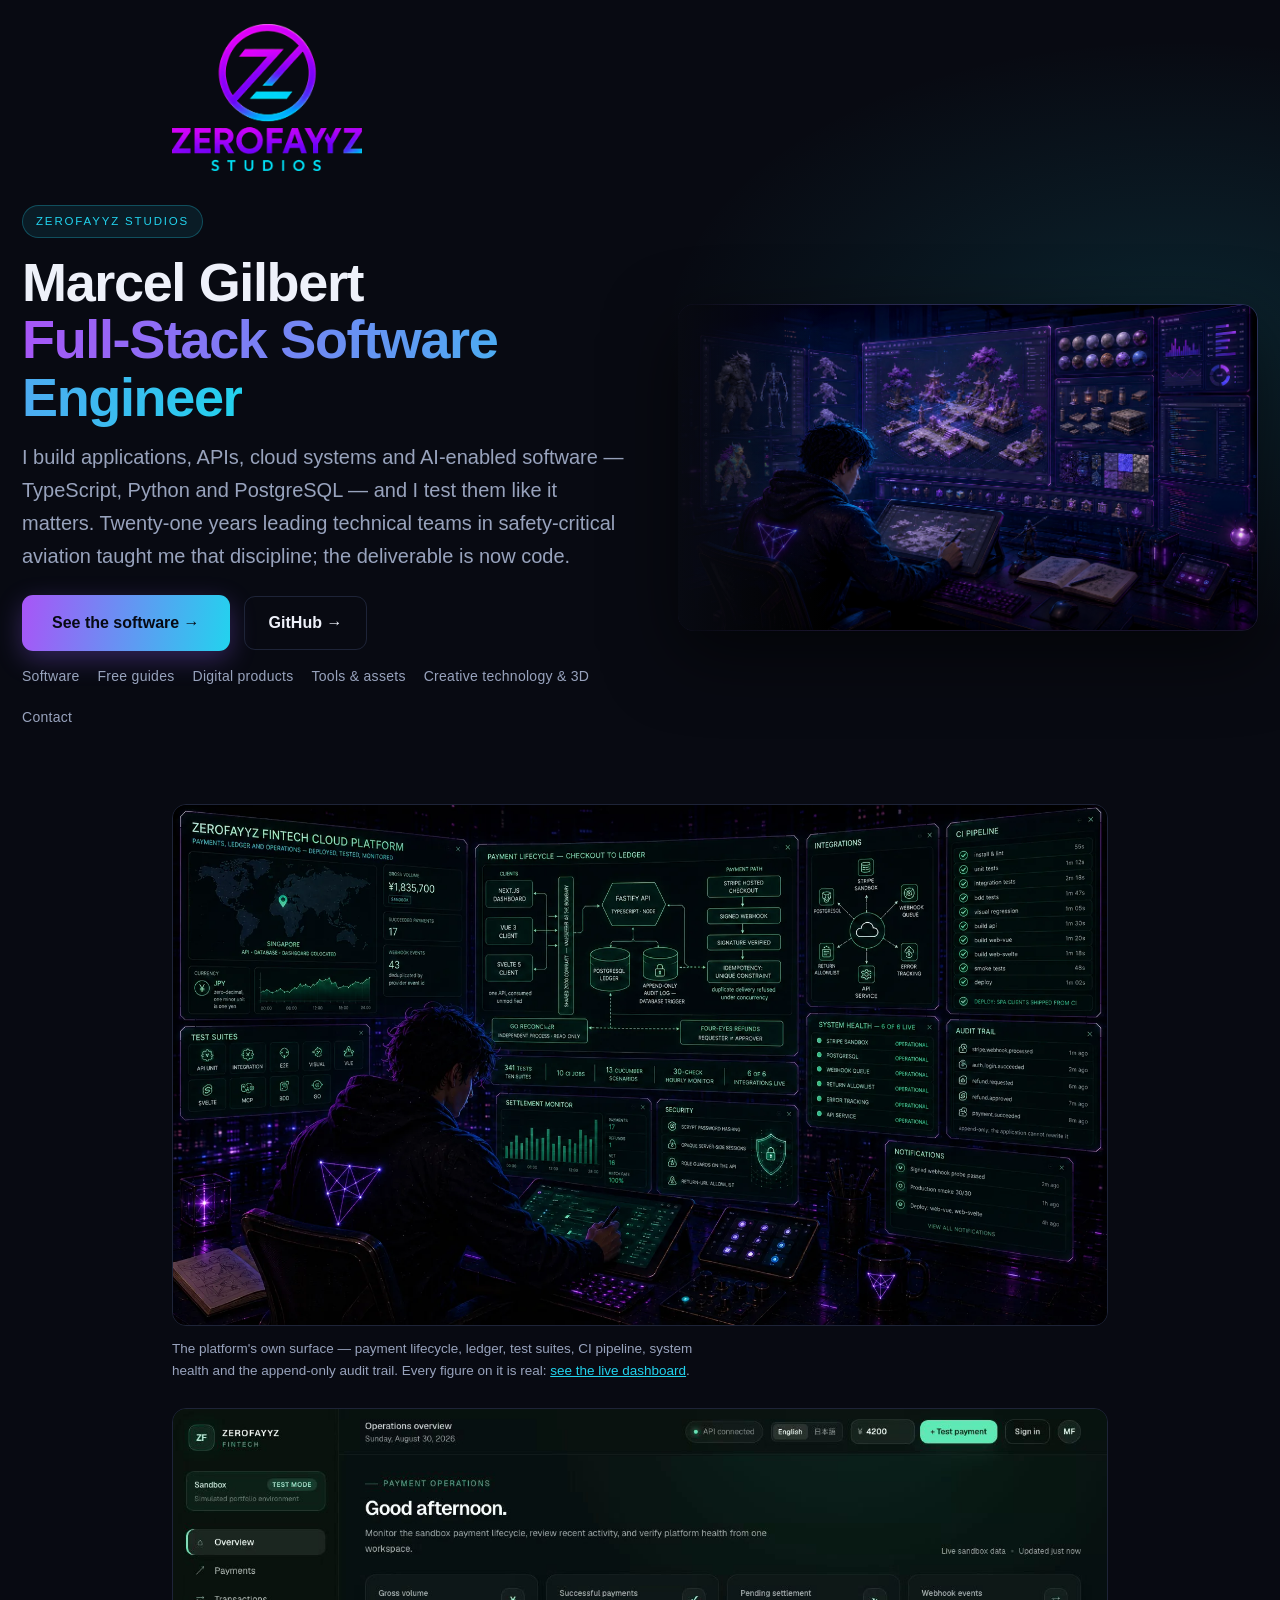
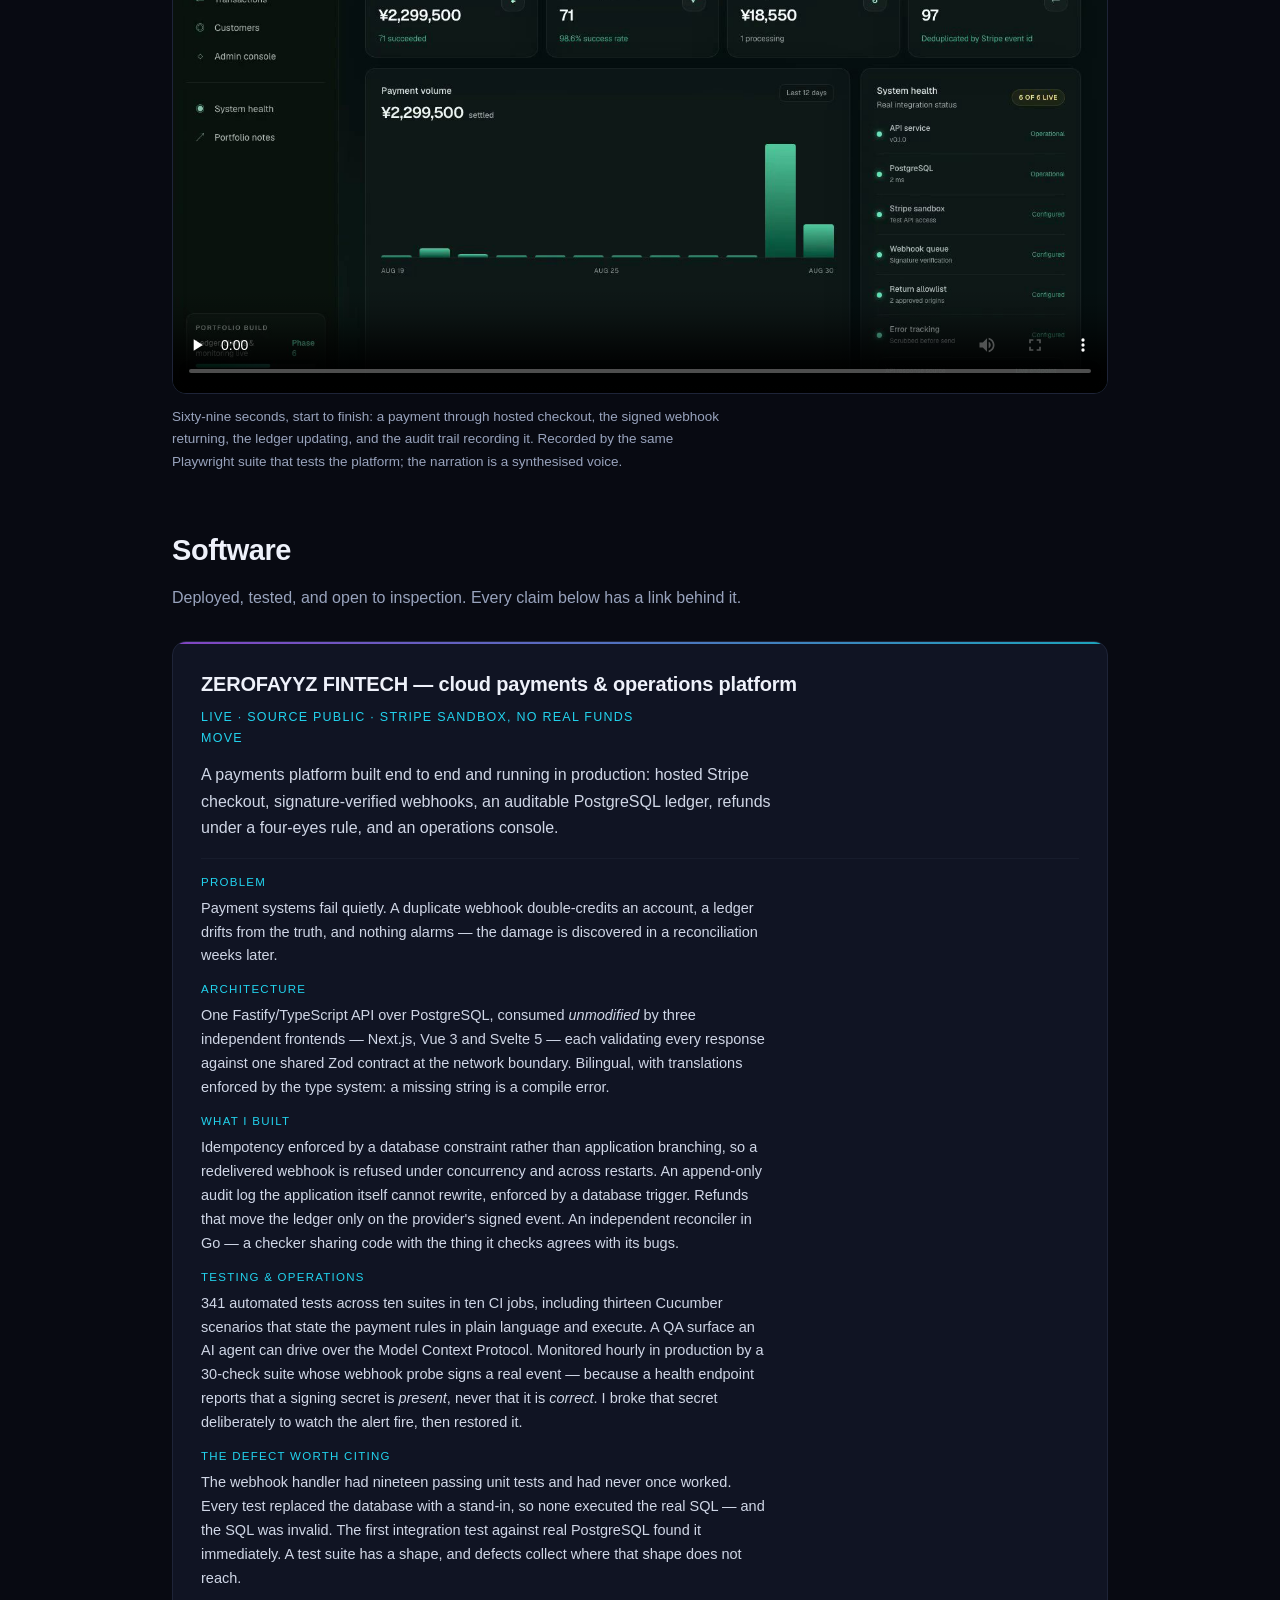
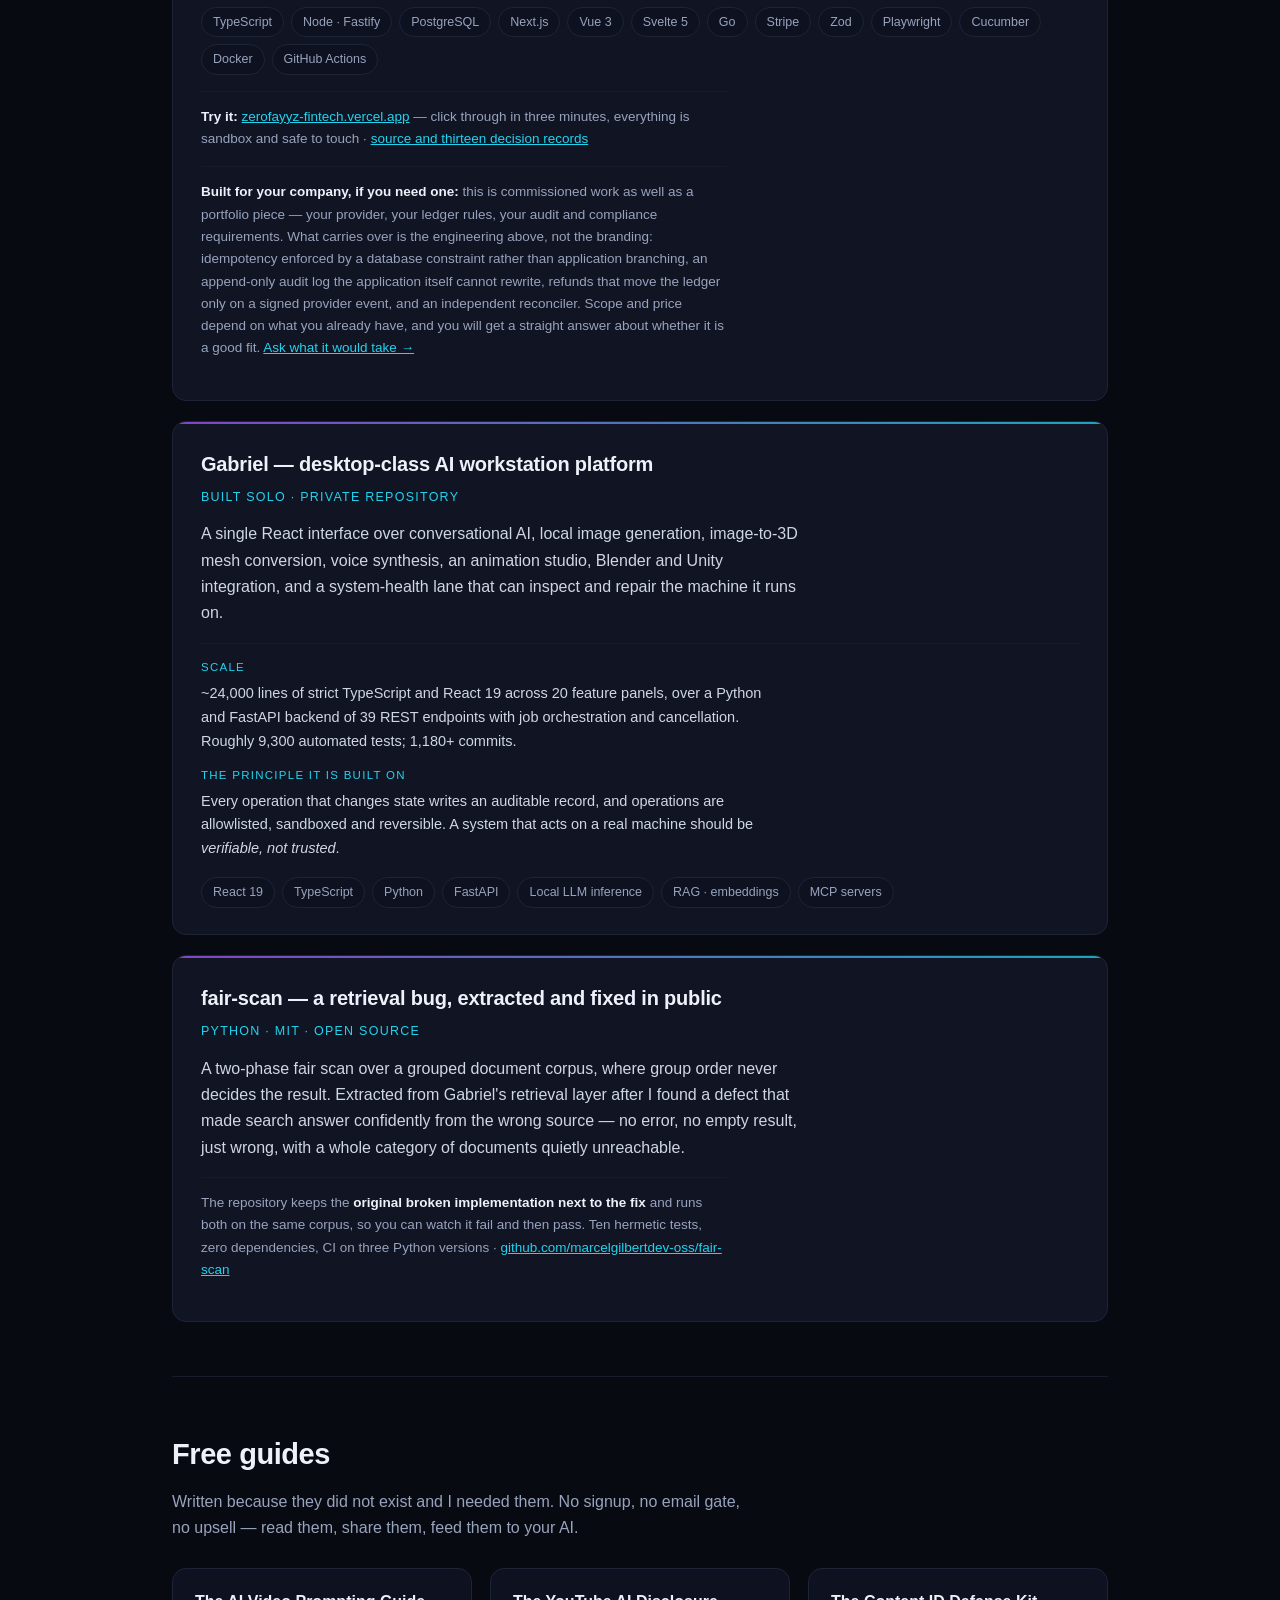
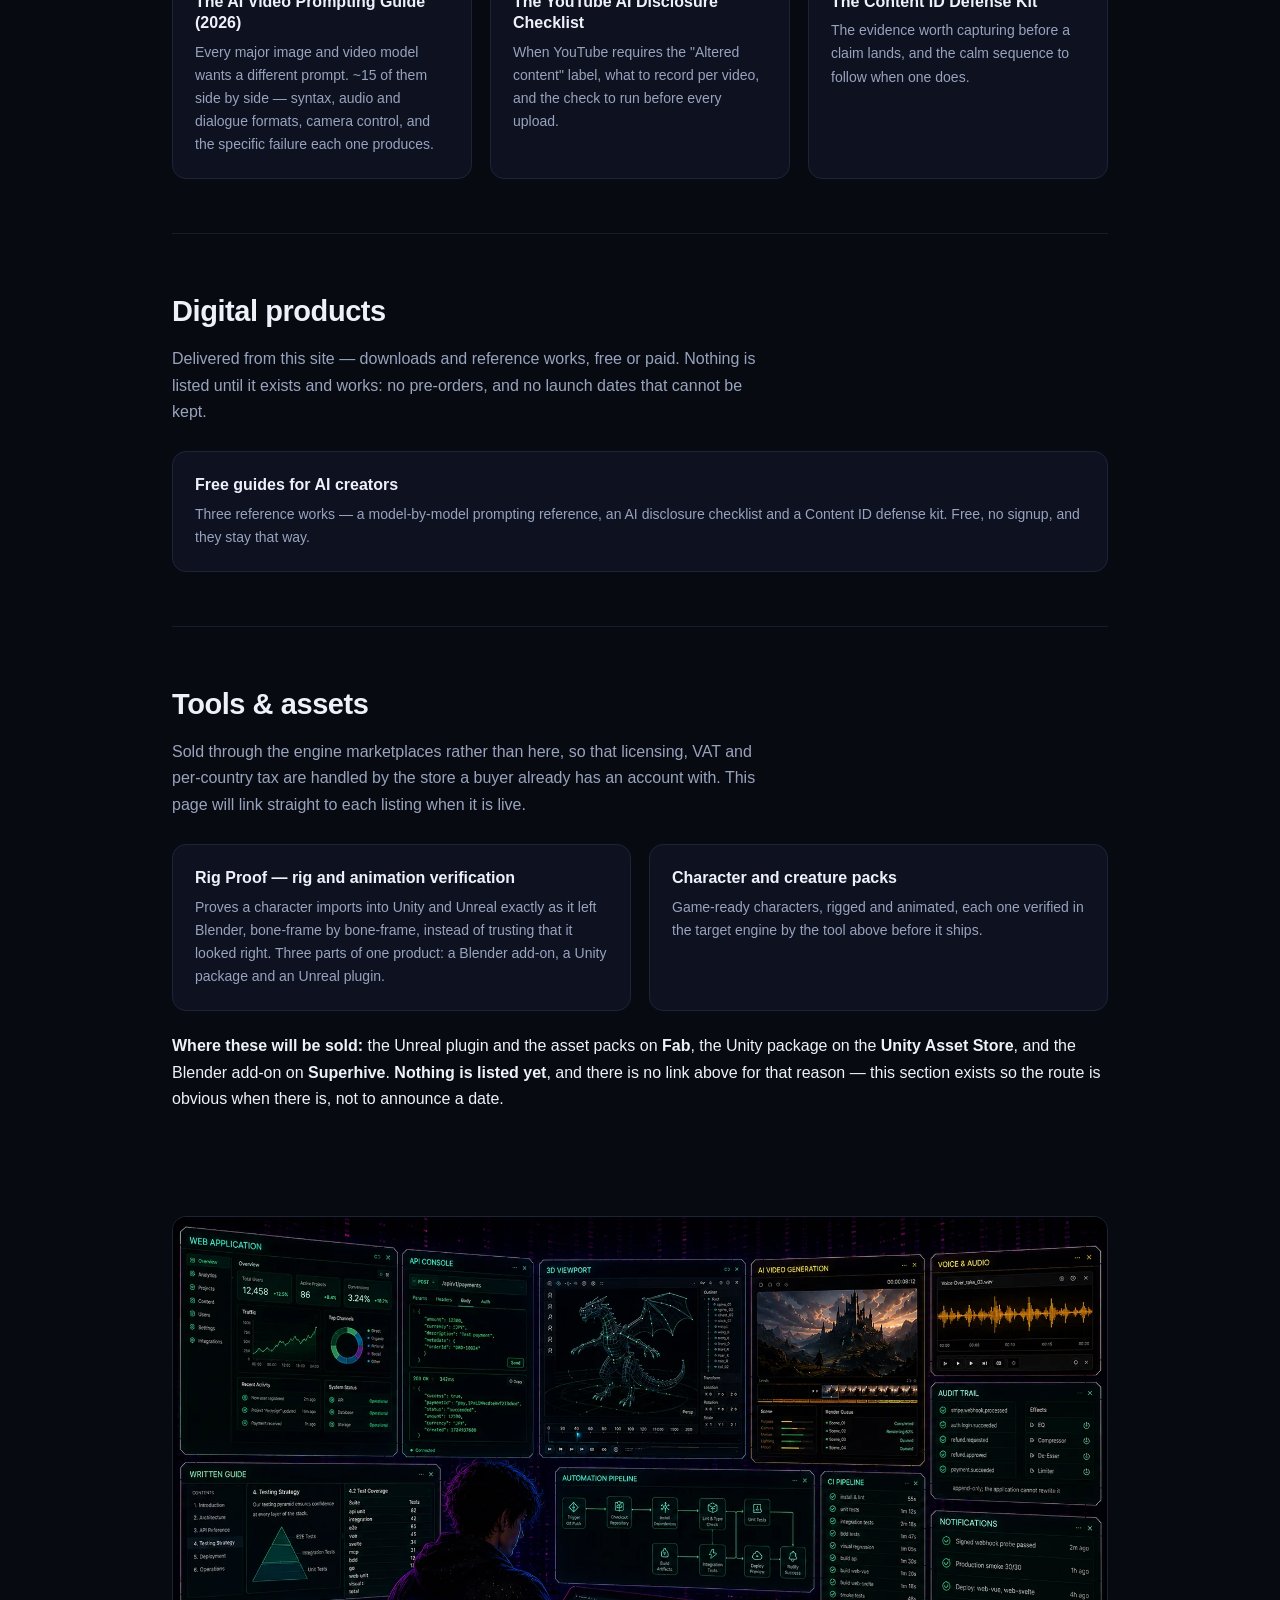
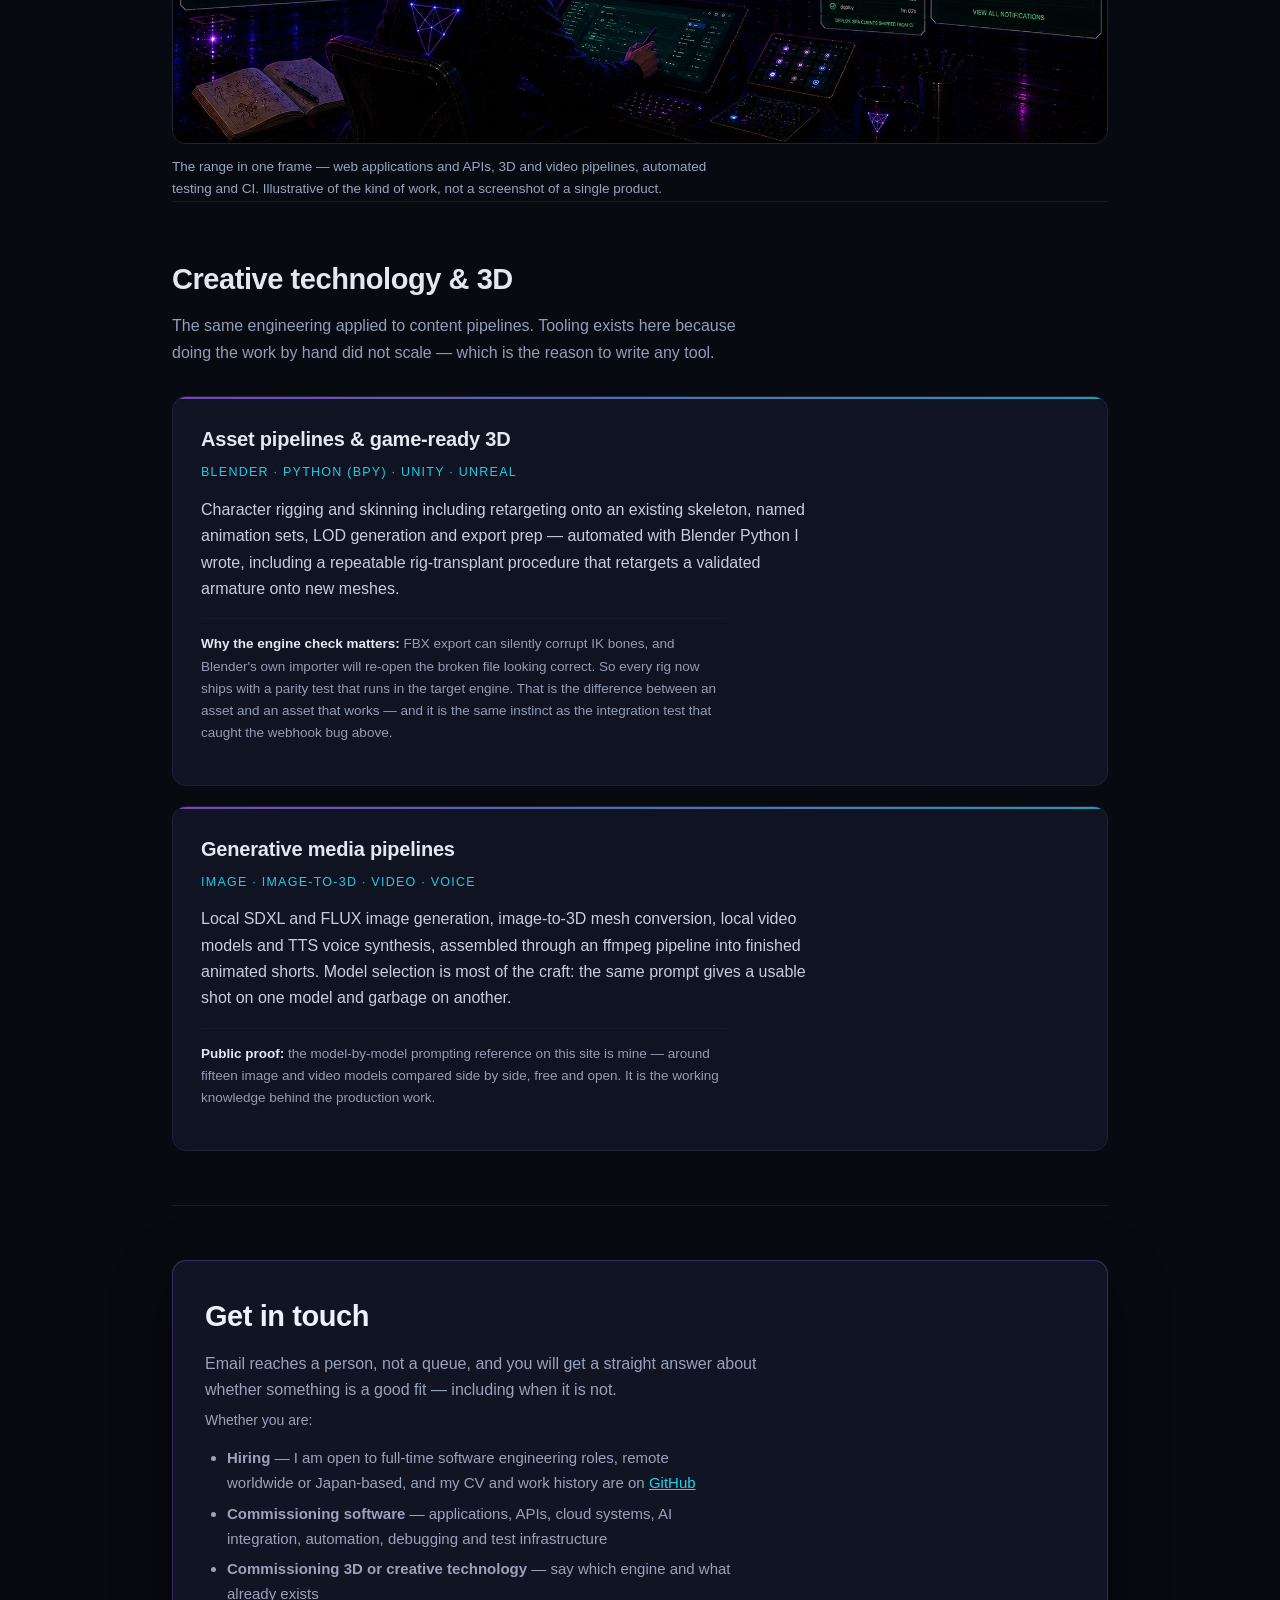
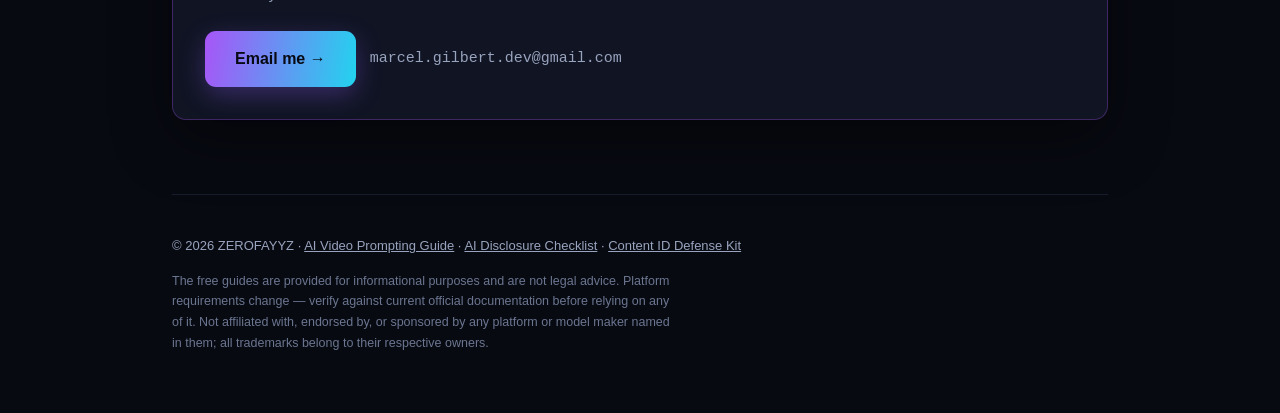
<file: index.html>
<!DOCTYPE html>
<html lang="en">
<head>
<meta charset="utf-8">
<meta name="viewport" content="width=device-width, initial-scale=1">
<title>Marcel Gilbert — Full-Stack Software Engineer | ZEROFAYYZ STUDIOS</title>
<meta name="description" content="Full-stack software engineer building applications, APIs, cloud systems and AI-enabled software in TypeScript, Python and PostgreSQL. Deployed payments platform with public source. ZEROFAYYZ STUDIOS also builds 3D, creative technology and digital products.">
<link rel="canonical" href="https://zerofayyz.com/">
<meta property="og:title" content="Marcel Gilbert — Full-Stack Software Engineer | ZEROFAYYZ STUDIOS">
<meta property="og:description" content="Applications, APIs, cloud systems and AI-enabled software — TypeScript, Python, PostgreSQL. A deployed payments platform you can click through, with public source.">
<meta property="og:type" content="website">
<meta property="og:url" content="https://zerofayyz.com/">
<meta property="og:image" content="https://zerofayyz.com/social.jpg">
<meta property="og:site_name" content="ZEROFAYYZ">
<meta name="twitter:card" content="summary_large_image">
<link rel="icon" href="/favicon.ico" sizes="any">
<link rel="icon" type="image/png" sizes="32x32" href="/favicon-32.png">
<link rel="icon" type="image/png" sizes="48x48" href="/favicon-48.png">
<link rel="apple-touch-icon" href="/apple-touch-icon.png">
<link rel="stylesheet" href="style.css">
<style>
  .lanes{display:grid; gap:20px; margin-top:30px}
  .lane{background:var(--panel); border:1px solid var(--line); border-radius:var(--radius);
        padding:26px 28px; position:relative; overflow:hidden}
  .lane::before{content:""; position:absolute; inset:0 0 auto 0; height:2px; background:var(--grad); opacity:.75}
  .lane h3{margin:0 0 6px; font-size:20px; letter-spacing:-.01em}
  .lane .for{color:var(--cyan); font-size:12.5px; letter-spacing:.1em; text-transform:uppercase; margin:0 0 14px}
  .lane p{color:#cfd6e6; margin:0 0 14px; max-width:68ch}
  .lane ul{margin:0; padding-left:20px; color:var(--muted); font-size:14.5px; max-width:68ch}
  .lane li{margin:5px 0}
  .lane .proof{margin-top:16px; padding-top:14px; border-top:1px solid var(--line-soft);
               color:var(--muted); font-size:13.5px; max-width:70ch}
  .lane .proof b{color:var(--text)}
  .platform-shot{margin:34px 0 0; padding:0}
  .platform-shot img{width:100%; height:auto; display:block; border-radius:var(--radius);
                     border:1px solid var(--line)}
  .platform-shot figcaption{color:var(--muted); font-size:13.5px; margin-top:12px; max-width:74ch}
  /* Self-hosted, not embedded from a video platform: no player branding, and nothing
     suggests a competitor's work once it ends. preload=none so it costs nothing until
     someone presses play. */
  .demo-clip{margin:26px 0 0; padding:0}
  .demo-clip video{width:100%; height:auto; display:block; border-radius:var(--radius);
                   border:1px solid var(--line); background:#07110f}
  .demo-clip figcaption{color:var(--muted); font-size:13.5px; margin-top:12px; max-width:74ch}
  .nav{display:flex; flex-wrap:wrap; gap:18px; margin-top:14px}
  .nav a{color:var(--muted); text-decoration:none; font-size:14px; letter-spacing:.02em}
  .nav a:hover{color:var(--text)}
  .stack{display:flex; flex-wrap:wrap; gap:7px; margin:14px 0 0}
  .stack span{background:var(--panel-2); border:1px solid var(--line); border-radius:999px;
              padding:4px 11px; font-size:12.5px; color:var(--muted)}
  .case{margin-top:16px; padding-top:14px; border-top:1px solid var(--line-soft)}
  .case dt{color:var(--cyan); font-size:11.5px; letter-spacing:.11em; text-transform:uppercase; margin-top:12px}
  .case dd{margin:5px 0 0; color:#cfd6e6; font-size:14.5px; max-width:70ch}
  .case dt:first-child{margin-top:0}
  .secondary{opacity:.96}
  .guides{display:grid; grid-template-columns:repeat(auto-fit,minmax(260px,1fr)); gap:18px; margin-top:26px}
  .guide{display:block; background:var(--panel-2); border:1px solid var(--line); border-radius:var(--radius);
         padding:22px; text-decoration:none; transition:border-color .15s}
  .guide:hover{border-color:var(--purple)}
  .guide b{display:block; color:var(--text); font-size:16px; margin-bottom:7px; line-height:1.35}
  .guide span{color:var(--muted); font-size:14px; display:block}
  .contact{background:var(--panel); border:1px solid rgba(168,85,247,.3); border-radius:var(--radius);
           padding:32px; box-shadow:0 20px 60px rgba(0,0,0,.45)}
  .mail{font-family:ui-monospace,SFMono-Regular,Menlo,monospace; font-size:15px; word-break:break-all}
  .tellme{margin:14px 0 24px; padding-left:22px; color:var(--muted); font-size:15px; max-width:64ch}
  .tellme li{margin:6px 0}
  header .brand-logo{mix-blend-mode:normal; width:190px}

  /* Masthead: copy only, on plain ground. The artwork gets its own strip below
     so neither has to fight the other for legibility. */
  .masthead{padding:34px 0 40px}
  .masthead .eyebrow{margin-bottom:16px}
  .masthead h1{margin-bottom:14px}
  .masthead .sub{max-width:58ch; margin-bottom:22px}


  @media (max-width:720px){
    .masthead{padding:22px 0 30px}
  }
</style>
</head>
<body>

<header><div class="wrap">
  <img class="brand-logo" src="logo-mark.png" alt="ZEROFAYYZ STUDIOS" width="900" height="695">
</div></header>

<div class="masthead-wrap">
  <div class="masthead">
   <div class="masthead-copy">
    <span class="eyebrow">ZEROFAYYZ STUDIOS</span>
    <h1>Marcel Gilbert<br><span class="g">Full-Stack Software Engineer</span></h1>
    <p class="sub">
      I build applications, APIs, cloud systems and AI-enabled software — TypeScript, Python
      and PostgreSQL — and I test them like it matters. Twenty-one years leading technical
      teams in safety-critical aviation taught me that discipline; the deliverable is now code.
    </p>
    <div class="cta-row">
      <a class="btn" href="#software">See the software →</a>
      <a class="btn-ghost" href="https://github.com/marcelgilbertdev-oss">GitHub →</a>
    </div>
    <nav class="nav" aria-label="Sections">
      <a href="#software">Software</a>
      <a href="#guides">Free guides</a>
      <a href="#products">Digital products</a>
      <a href="#store">Tools &amp; assets</a>
      <a href="#creative">Creative technology &amp; 3D</a>
      <a href="#contact">Contact</a>
    </nav>
   </div>
   <!-- The right half of the masthead was empty at desktop widths. This is the studio's own
        artwork, already in the repo and unused: a character artist working a rig, assets and
        code side by side, which is the crossover the page is actually about. Hidden below
        1000px, where the copy needs the full width. -->
   <figure class="masthead-art" aria-hidden="true">
     <img src="hero-bg.jpg" width="2400" height="1350" loading="eager" decoding="async" alt="">
   </figure>
  </div>
</div>

<div class="wrap">

  <!-- The platform's own operations console. Belongs above the software section, not under
       the headline where the 3D artwork used to sit. -->
  <figure class="platform-shot">
    <picture>
      <source srcset="platform-hero.webp" type="image/webp">
      <!-- Eager, high priority: this sits inside the first viewport, so lazy-loading it left
           an empty bordered box in the first impression and hurt LCP. -->
      <img src="platform-hero.jpg" width="1680" height="936" loading="eager" fetchpriority="high" decoding="async"
           alt="Stylised operations console for the ZEROFAYYZ FINTECH platform: payment lifecycle from checkout to ledger, test suites, CI pipeline, system health and audit trail">
    </picture>
    <figcaption>
      The platform's own surface — payment lifecycle, ledger, test suites, CI pipeline, system
      health and the append-only audit trail. Every figure on it is real:
      <a href="https://zerofayyz-fintech.vercel.app">see the live dashboard</a>.
    </figcaption>
  </figure>

  <figure class="demo-clip">
    <video controls preload="none" poster="demo-poster.jpg" width="1440" height="900"
           aria-label="Sixty-nine second walkthrough of the payment lifecycle">
      <source src="platform-demo.mp4" type="video/mp4">
      Your browser cannot play this video.
      <a href="https://zerofayyz-fintech.vercel.app">Open the live dashboard instead</a>.
    </video>
    <figcaption>
      Sixty-nine seconds, start to finish: a payment through hosted checkout, the signed
      webhook returning, the ledger updating, and the audit trail recording it. Recorded by the
      same Playwright suite that tests the platform; the narration is a synthesised voice.
    </figcaption>
  </figure>

  <section id="software" style="border-top:0">
    <h2>Software</h2>
    <p class="lede">Deployed, tested, and open to inspection. Every claim below has a link behind it.</p>

    <div class="lanes">

      <div class="lane">
        <h3>ZEROFAYYZ FINTECH — cloud payments &amp; operations platform</h3>
        <p class="for">Live · source public · Stripe sandbox, no real funds move</p>
        <p>
          A payments platform built end to end and running in production: hosted Stripe
          checkout, signature-verified webhooks, an auditable PostgreSQL ledger, refunds under
          a four-eyes rule, and an operations console.
        </p>
        <dl class="case">
          <dt>Problem</dt>
          <dd>Payment systems fail quietly. A duplicate webhook double-credits an account, a
          ledger drifts from the truth, and nothing alarms — the damage is discovered in a
          reconciliation weeks later.</dd>
          <dt>Architecture</dt>
          <dd>One Fastify/TypeScript API over PostgreSQL, consumed <em>unmodified</em> by three
          independent frontends — Next.js, Vue 3 and Svelte 5 — each validating every response
          against one shared Zod contract at the network boundary. Bilingual, with translations
          enforced by the type system: a missing string is a compile error.</dd>
          <dt>What I built</dt>
          <dd>Idempotency enforced by a database constraint rather than application branching,
          so a redelivered webhook is refused under concurrency and across restarts. An
          append-only audit log the application itself cannot rewrite, enforced by a database
          trigger. Refunds that move the ledger only on the provider's signed event. An
          independent reconciler in Go — a checker sharing code with the thing it checks agrees
          with its bugs.</dd>
          <dt>Testing &amp; operations</dt>
          <dd>341 automated tests across ten suites in ten CI jobs, including thirteen
          Cucumber scenarios that state the payment rules in plain language and execute. A QA
          surface an AI agent can drive over the Model Context Protocol. Monitored hourly in
          production by a 30-check suite whose webhook probe signs a real event — because a
          health endpoint reports that a signing secret is <em>present</em>, never that it is
          <em>correct</em>. I broke that secret deliberately to watch the alert fire, then
          restored it.</dd>
          <dt>The defect worth citing</dt>
          <dd>The webhook handler had nineteen passing unit tests and had never once worked.
          Every test replaced the database with a stand-in, so none executed the real SQL — and
          the SQL was invalid. The first integration test against real PostgreSQL found it
          immediately. A test suite has a shape, and defects collect where that shape does not
          reach.</dd>
        </dl>
        <div class="stack">
          <span>TypeScript</span><span>Node · Fastify</span><span>PostgreSQL</span><span>Next.js</span>
          <span>Vue 3</span><span>Svelte 5</span><span>Go</span><span>Stripe</span><span>Zod</span>
          <span>Playwright</span><span>Cucumber</span><span>Docker</span><span>GitHub Actions</span>
        </div>
        <p class="proof">
          <b>Try it:</b> <a href="https://zerofayyz-fintech.vercel.app">zerofayyz-fintech.vercel.app</a>
          — click through in three minutes, everything is sandbox and safe to touch ·
          <a href="https://github.com/marcelgilbertdev-oss/zerofayyz-fintech">source and thirteen decision records</a>
        </p>
        <p class="proof">
          <b>Built for your company, if you need one:</b> this is commissioned work as well as a portfolio piece
          &mdash; your provider, your ledger rules, your audit and compliance requirements. What carries over is the
          engineering above, not the branding: idempotency enforced by a database constraint rather than application
          branching, an append-only audit log the application itself cannot rewrite, refunds that move the ledger only
          on a signed provider event, and an independent reconciler. Scope and price depend on what you already have,
          and you will get a straight answer about whether it is a good fit.
          <a href="mailto:marcel.gilbert.dev@gmail.com?subject=Payments%20platform%20%E2%80%94%20commission%20enquiry&amp;body=Company%3A%0A%0APayment%20provider%20we%20use%20(or%20plan%20to)%3A%0A%0AWhat%20we%20need%20it%20to%20do%3A%0A%0AWhat%20already%20exists%3A%0A%0ACompliance%20or%20audit%20requirements%3A%0A%0ATimeline%3A%0A%0A">Ask what it would take &rarr;</a>
        </p>
      </div>

      <div class="lane">
        <h3>Gabriel — desktop-class AI workstation platform</h3>
        <p class="for">Built solo · private repository</p>
        <p>
          A single React interface over conversational AI, local image generation,
          image-to-3D mesh conversion, voice synthesis, an animation studio, Blender and Unity
          integration, and a system-health lane that can inspect and repair the machine it runs on.
        </p>
        <dl class="case">
          <dt>Scale</dt>
          <dd>~24,000 lines of strict TypeScript and React 19 across 20 feature panels, over a
          Python and FastAPI backend of 39 REST endpoints with job orchestration and
          cancellation. Roughly 9,300 automated tests; 1,180+ commits.</dd>
          <dt>The principle it is built on</dt>
          <dd>Every operation that changes state writes an auditable record, and operations are
          allowlisted, sandboxed and reversible. A system that acts on a real machine should be
          <em>verifiable, not trusted</em>.</dd>
        </dl>
        <div class="stack">
          <span>React 19</span><span>TypeScript</span><span>Python</span><span>FastAPI</span>
          <span>Local LLM inference</span><span>RAG · embeddings</span><span>MCP servers</span>
        </div>
      </div>

      <div class="lane">
        <h3>fair-scan — a retrieval bug, extracted and fixed in public</h3>
        <p class="for">Python · MIT · open source</p>
        <p>
          A two-phase fair scan over a grouped document corpus, where group order never decides
          the result. Extracted from Gabriel's retrieval layer after I found a defect that made
          search answer confidently from the wrong source — no error, no empty result, just
          wrong, with a whole category of documents quietly unreachable.
        </p>
        <p class="proof">
          The repository keeps the <b>original broken implementation next to the fix</b> and runs
          both on the same corpus, so you can watch it fail and then pass. Ten hermetic tests,
          zero dependencies, CI on three Python versions ·
          <a href="https://github.com/marcelgilbertdev-oss/fair-scan">github.com/marcelgilbertdev-oss/fair-scan</a>
        </p>
      </div>

    </div>
  </section>


  <section id="guides">
    <h2>Free guides</h2>
    <p class="lede">Written because they did not exist and I needed them. No signup, no email gate,
    no upsell — read them, share them, feed them to your AI.</p>

    <div class="guides">
      <a class="guide" href="ai-video-prompting-guide.html">
        <b>The AI Video Prompting Guide (2026)</b>
        <span>Every major image and video model wants a different prompt. ~15 of them side by side —
        syntax, audio and dialogue formats, camera control, and the specific failure each one
        produces.</span>
      </a>
      <a class="guide" href="ai-disclosure-checklist.html">
        <b>The YouTube AI Disclosure Checklist</b>
        <span>When YouTube requires the "Altered content" label, what to record per video, and the
        check to run before every upload.</span>
      </a>
      <a class="guide" href="content-id-defense-kit.html">
        <b>The Content ID Defense Kit</b>
        <span>The evidence worth capturing before a claim lands, and the calm sequence to follow
        when one does.</span>
      </a>
    </div>
  </section>



  <section id="products">
    <h2>Digital products</h2>
    <p class="lede">Delivered from this site — downloads and reference works, free or paid. Nothing is
    listed until it exists and works: no pre-orders, and no launch dates that cannot be kept.</p>

    <div class="guides">
      <a class="guide" href="#guides">
        <b>Free guides for AI creators</b>
        <span>Three reference works — a model-by-model prompting reference, an AI disclosure
        checklist and a Content ID defense kit. Free, no signup, and they stay that way.</span>
      </a>
    </div>
  </section>

  <section id="store">
    <h2>Tools &amp; assets</h2>
    <p class="lede">Sold through the engine marketplaces rather than here, so that licensing, VAT and
    per-country tax are handled by the store a buyer already has an account with. This page will link
    straight to each listing when it is live.</p>

    <div class="guides">
      <a class="guide" href="#creative">
        <b>Rig Proof &mdash; rig and animation verification</b>
        <span>Proves a character imports into Unity and Unreal exactly as it left Blender, bone-frame by
        bone-frame, instead of trusting that it looked right. Three parts of one product: a Blender
        add-on, a Unity package and an Unreal plugin.</span>
      </a>
      <a class="guide" href="#creative">
        <b>Character and creature packs</b>
        <span>Game-ready characters, rigged and animated, each one verified in the target engine by the
        tool above before it ships.</span>
      </a>
    </div>

    <p class="proof" style="margin-top:22px">
      <b>Where these will be sold:</b> the Unreal plugin and the asset packs on <b>Fab</b>, the Unity
      package on the <b>Unity Asset Store</b>, and the Blender add-on on <b>Superhive</b>. <b>Nothing is
      listed yet</b>, and there is no link above for that reason — this section exists so the route is
      obvious when there is, not to announce a date.
    </p>
  </section>

</div><!-- /wrap -->

<div class="wrap">

  <!-- Capability spread: the range of work in one frame. Shown as a constrained figure rather
       than the old full-bleed band, because a short wide band cropped away roughly 40% of the
       panels — and the panels are the entire point of this image. -->
  <figure class="platform-shot">
    <picture>
      <source srcset="capability-hero.webp" type="image/webp">
      <img src="capability-hero.jpg" width="1672" height="941" loading="lazy" decoding="async"
           alt="Stylised workstation showing the range of work: a web application dashboard, an API console, a 3D viewport with a rigged character, AI video generation, an automation pipeline, a CI pipeline and an append-only audit trail">
    </picture>
    <figcaption>
      The range in one frame — web applications and APIs, 3D and video pipelines, automated
      testing and CI. Illustrative of the kind of work, not a screenshot of a single product.
    </figcaption>
  </figure>


  <section id="creative" class="secondary">
    <h2>Creative technology &amp; 3D</h2>
    <p class="lede">
      The same engineering applied to content pipelines. Tooling exists here because doing the
      work by hand did not scale — which is the reason to write any tool.
    </p>

    <div class="lanes">

      <div class="lane">
        <h3>Asset pipelines &amp; game-ready 3D</h3>
        <p class="for">Blender · Python (bpy) · Unity · Unreal</p>
        <p>
          Character rigging and skinning including retargeting onto an existing skeleton, named
          animation sets, LOD generation and export prep — automated with Blender Python I wrote,
          including a repeatable rig-transplant procedure that retargets a validated armature
          onto new meshes.
        </p>
        <p class="proof">
          <b>Why the engine check matters:</b> FBX export can silently corrupt IK bones, and
          Blender's own importer will re-open the broken file looking correct. So every rig now
          ships with a parity test that runs in the target engine. That is the difference between
          an asset and an asset that works — and it is the same instinct as the integration test
          that caught the webhook bug above.
        </p>
      </div>

      <div class="lane">
        <h3>Generative media pipelines</h3>
        <p class="for">Image · image-to-3D · video · voice</p>
        <p>
          Local SDXL and FLUX image generation, image-to-3D mesh conversion, local video models
          and TTS voice synthesis, assembled through an ffmpeg pipeline into finished animated
          shorts. Model selection is most of the craft: the same prompt gives a usable shot on
          one model and garbage on another.
        </p>
        <p class="proof">
          <b>Public proof:</b> the model-by-model prompting reference on this site is mine —
          around fifteen image and video models compared side by side, free and open. It is the
          working knowledge behind the production work.
        </p>
      </div>

    </div>
  </section>

  <section id="contact">
    <div class="contact">
      <h2>Get in touch</h2>
      <p class="lede" style="margin-bottom:6px">Email reaches a person, not a queue, and you will
      get a straight answer about whether something is a good fit — including when it is not.</p>

      <p style="margin:0; color:var(--muted); font-size:14px">Whether you are:</p>
      <ul class="tellme">
        <li><b>Hiring</b> — I am open to full-time software engineering roles, remote worldwide
        or Japan-based, and my CV and work history are on
        <a href="https://github.com/marcelgilbertdev-oss">GitHub</a></li>
        <li><b>Commissioning software</b> — applications, APIs, cloud systems, AI integration,
        automation, debugging and test infrastructure</li>
        <li><b>Commissioning 3D or creative technology</b> — say which engine and what already
        exists</li>
      </ul>

      <div class="cta-row">
        <a class="btn" href="mailto:marcel.gilbert.dev@gmail.com?subject=Enquiry%20%E2%80%94%20ZEROFAYYZ&amp;body=What%20I%27m%20building%3A%0A%0AWhat%20I%20need%3A%0A%0AEngine%20%2F%20platform%3A%0A%0ATimeline%3A%0A%0AWhat%20already%20exists%3A%0A%0A">Email me →</a>
        <span class="btn-note mail">marcel.gilbert.dev@gmail.com</span>
      </div>
    </div>
  </section>

  <footer>
    <div>© 2026 ZEROFAYYZ ·
      <a href="ai-video-prompting-guide.html">AI Video Prompting Guide</a> ·
      <a href="ai-disclosure-checklist.html">AI Disclosure Checklist</a> ·
      <a href="content-id-defense-kit.html">Content ID Defense Kit</a></div>
    <div class="legal">The free guides are provided for informational purposes and are not legal
    advice. Platform requirements change — verify against current official documentation before
    relying on any of it. Not affiliated with, endorsed by, or sponsored by any platform or model
    maker named in them; all trademarks belong to their respective owners.</div>
  </footer>

</div>
</body>
</html>
</file>
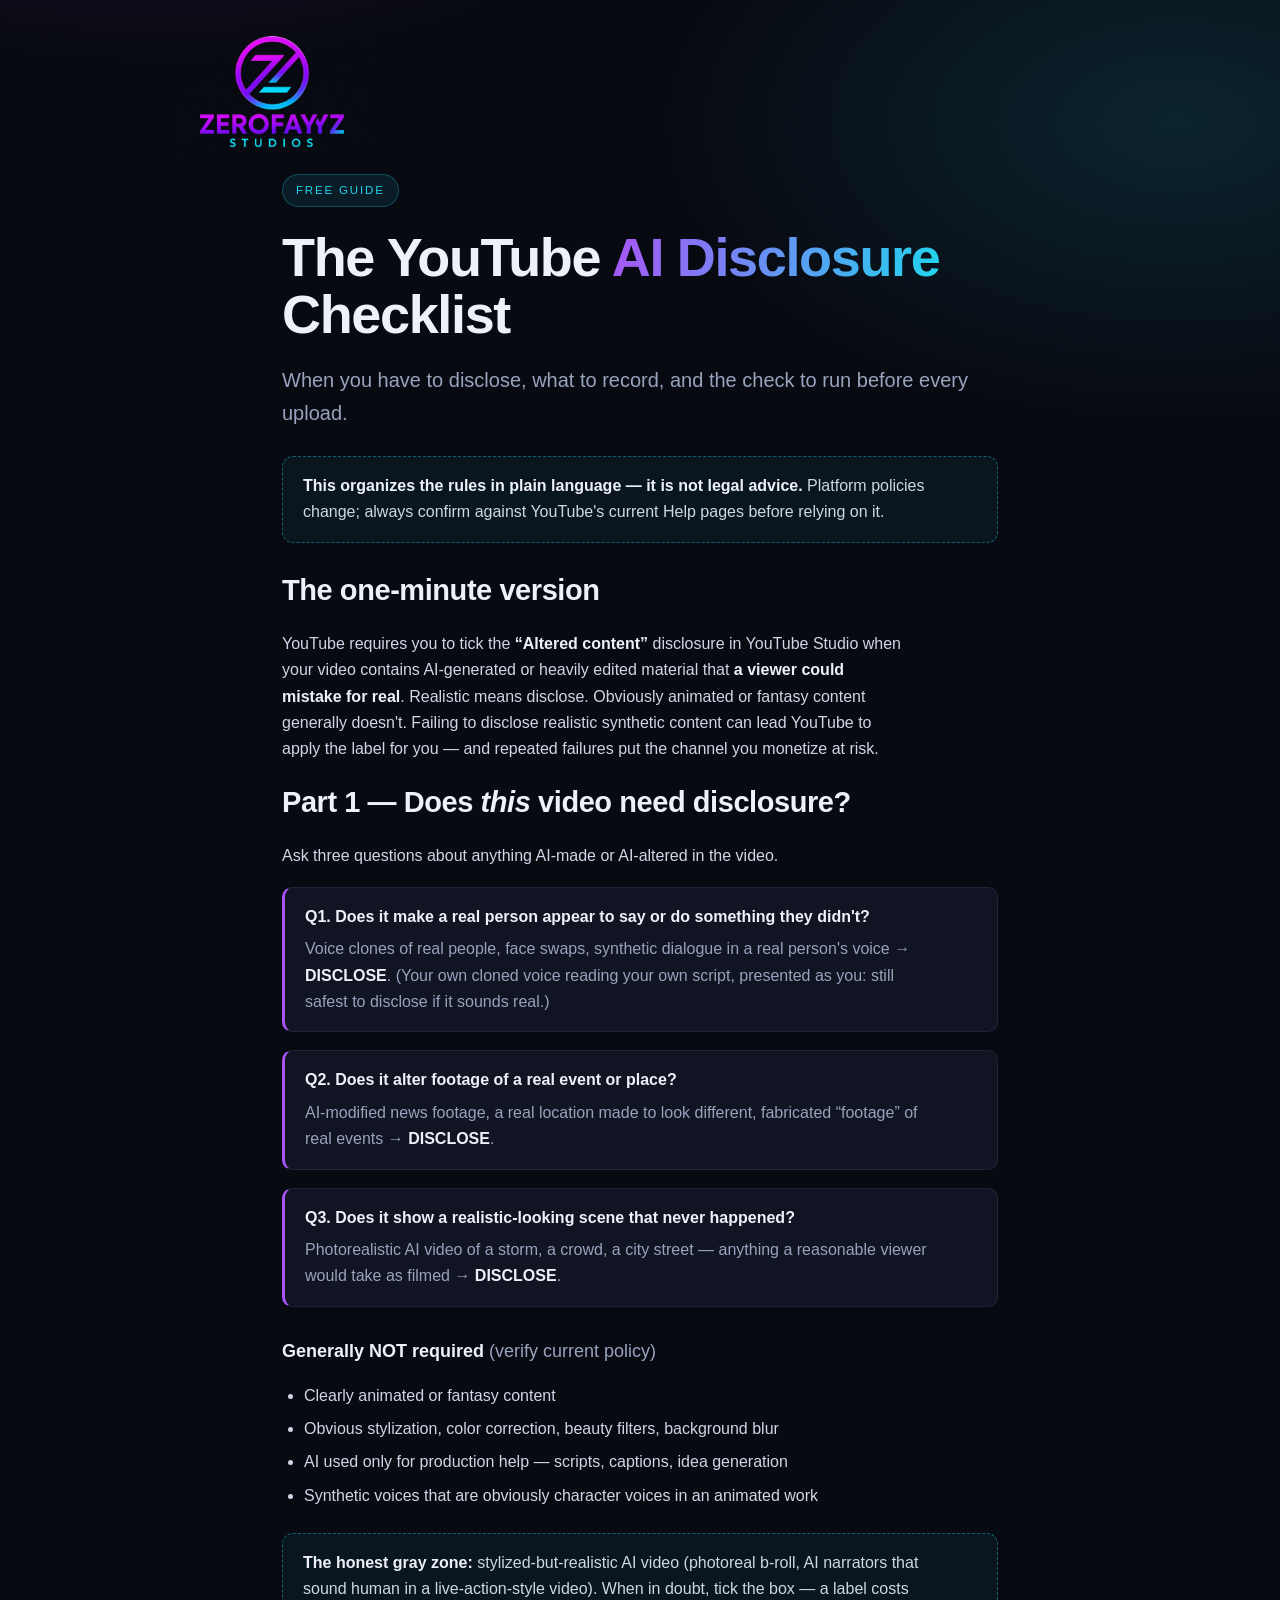
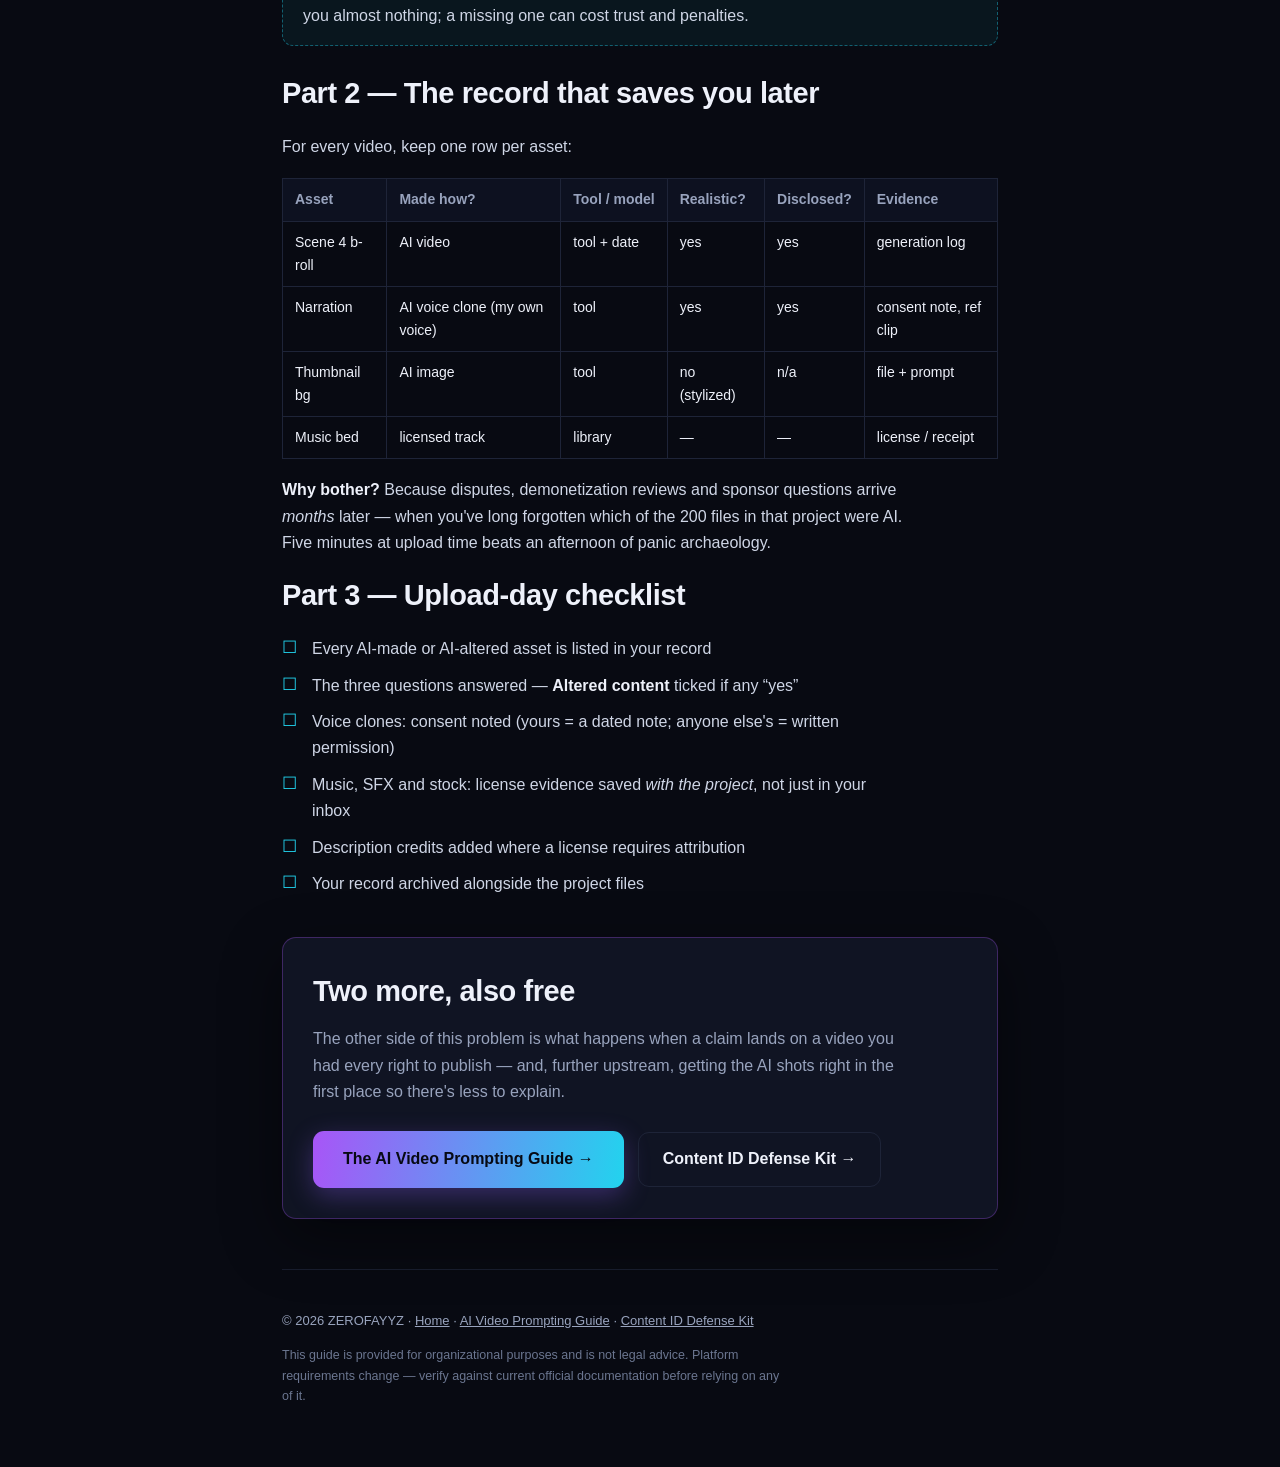
<file: ai-disclosure-checklist.html>
<!DOCTYPE html>
<html lang="en">
<head>
<meta charset="utf-8">
<meta name="viewport" content="width=device-width, initial-scale=1">
<title>The YouTube AI Disclosure Checklist (2026) — ZEROFAYYZ</title>
<meta name="description" content="When YouTube requires you to disclose AI-generated content, what records to keep per video, and the upload-day checklist. Free guide from ZEROFAYYZ Studios.">
<link rel="canonical" href="https://zerofayyz.com/ai-disclosure-checklist.html">
<meta property="og:title" content="The YouTube AI Disclosure Checklist (2026)">
<meta property="og:description" content="When you must disclose AI content on YouTube, what to record, and the upload-day check. Free guide.">
<meta property="og:image" content="https://zerofayyz.com/social.jpg">
<meta property="og:type" content="article">
<meta name="twitter:card" content="summary_large_image">
<link rel="icon" href="/favicon.ico" sizes="any">
<link rel="icon" type="image/png" sizes="32x32" href="/favicon-32.png">
<link rel="icon" type="image/png" sizes="48x48" href="/favicon-48.png">
<link rel="apple-touch-icon" href="/apple-touch-icon.png">
<link rel="stylesheet" href="style.css">
</head>
<body>

<header><div class="wrap">
  <a class="brand-link" href="index.html"><img class="brand-logo" src="logo.png" alt="ZEROFAYYZ STUDIOS" width="560" height="373"></a>
</div></header>

<div class="wrap read">
  <article>
    <span class="eyebrow">Free guide</span>
    <h1>The YouTube <span class="g">AI Disclosure</span> Checklist</h1>
    <p class="sub">When you have to disclose, what to record, and the check to run before every upload.</p>

    <div class="callout">
      <p><strong>This organizes the rules in plain language — it is not legal advice.</strong>
      Platform policies change; always confirm against YouTube's current Help pages before relying on it.</p>
    </div>

    <h2>The one-minute version</h2>
    <p>YouTube requires you to tick the <strong>“Altered content”</strong> disclosure in YouTube Studio when your
    video contains AI-generated or heavily edited material that <strong>a viewer could mistake for real</strong>.
    Realistic means disclose. Obviously animated or fantasy content generally doesn't. Failing to disclose realistic
    synthetic content can lead YouTube to apply the label for you — and repeated failures put the channel you
    monetize at risk.</p>

    <h2>Part 1 — Does <em>this</em> video need disclosure?</h2>
    <p>Ask three questions about anything AI-made or AI-altered in the video.</p>

    <div class="q">
      <b>Q1. Does it make a real person appear to say or do something they didn't?</b>
      <p>Voice clones of real people, face swaps, synthetic dialogue in a real person's voice → <strong>DISCLOSE</strong>.
      (Your own cloned voice reading your own script, presented as you: still safest to disclose if it sounds real.)</p>
    </div>
    <div class="q">
      <b>Q2. Does it alter footage of a real event or place?</b>
      <p>AI-modified news footage, a real location made to look different, fabricated “footage” of real
      events → <strong>DISCLOSE</strong>.</p>
    </div>
    <div class="q">
      <b>Q3. Does it show a realistic-looking scene that never happened?</b>
      <p>Photorealistic AI video of a storm, a crowd, a city street — anything a reasonable viewer would take
      as filmed → <strong>DISCLOSE</strong>.</p>
    </div>

    <h3>Generally NOT required <span style="color:var(--muted);font-weight:400">(verify current policy)</span></h3>
    <ul>
      <li>Clearly animated or fantasy content</li>
      <li>Obvious stylization, color correction, beauty filters, background blur</li>
      <li>AI used only for production help — scripts, captions, idea generation</li>
      <li>Synthetic voices that are obviously character voices in an animated work</li>
    </ul>

    <div class="callout">
      <p><strong>The honest gray zone:</strong> stylized-but-realistic AI video (photoreal b-roll, AI narrators
      that sound human in a live-action-style video). When in doubt, tick the box — a label costs you almost
      nothing; a missing one can cost trust and penalties.</p>
    </div>

    <h2>Part 2 — The record that saves you later</h2>
    <p>For every video, keep one row per asset:</p>
    <table>
      <tr><th>Asset</th><th>Made how?</th><th>Tool / model</th><th>Realistic?</th><th>Disclosed?</th><th>Evidence</th></tr>
      <tr><td>Scene 4 b-roll</td><td>AI video</td><td>tool + date</td><td>yes</td><td>yes</td><td>generation log</td></tr>
      <tr><td>Narration</td><td>AI voice clone (my own voice)</td><td>tool</td><td>yes</td><td>yes</td><td>consent note, ref clip</td></tr>
      <tr><td>Thumbnail bg</td><td>AI image</td><td>tool</td><td>no (stylized)</td><td>n/a</td><td>file + prompt</td></tr>
      <tr><td>Music bed</td><td>licensed track</td><td>library</td><td>—</td><td>—</td><td>license / receipt</td></tr>
    </table>
    <p><strong>Why bother?</strong> Because disputes, demonetization reviews and sponsor questions arrive
    <em>months</em> later — when you've long forgotten which of the 200 files in that project were AI. Five
    minutes at upload time beats an afternoon of panic archaeology.</p>

    <h2>Part 3 — Upload-day checklist</h2>
    <ul class="check">
      <li>Every AI-made or AI-altered asset is listed in your record</li>
      <li>The three questions answered — <strong>Altered content</strong> ticked if any “yes”</li>
      <li>Voice clones: consent noted (yours = a dated note; anyone else's = written permission)</li>
      <li>Music, SFX and stock: license evidence saved <em>with the project</em>, not just in your inbox</li>
      <li>Description credits added where a license requires attribution</li>
      <li>Your record archived alongside the project files</li>
    </ul>

    <div class="signup" style="margin:40px 0 10px">
      <h2>Two more, also free</h2>
      <p class="lede">The other side of this problem is what happens when a claim lands on a video you
      had every right to publish — and, further upstream, getting the AI shots right in the first
      place so there's less to explain.</p>
      <div class="cta-row">
        <a class="btn" href="ai-video-prompting-guide.html">The AI Video Prompting Guide →</a>
        <a class="btn-ghost" href="content-id-defense-kit.html">Content ID Defense Kit →</a>
      </div>
    </div>
  </article>

  <footer>
    <div>© 2026 ZEROFAYYZ · <a href="index.html">Home</a> ·
      <a href="ai-video-prompting-guide.html">AI Video Prompting Guide</a> ·
      <a href="content-id-defense-kit.html">Content ID Defense Kit</a></div>
    <div class="legal">This guide is provided for organizational purposes and is not legal advice. Platform
    requirements change — verify against current official documentation before relying on any of it.</div>
  </footer>
</div>
<script>
/* Carry any campaign tag across internal links so referrals stay attributable. */
(function(){
  var s=location.search; if(!s) return;
  document.querySelectorAll('a[href*=".html"]').forEach(function(a){
    var h=a.getAttribute("href"); if(/^https?:/i.test(h)||h.indexOf("?")>-1) return;
    var i=h.indexOf("#");
    a.setAttribute("href", i<0 ? h+s : h.slice(0,i)+s+h.slice(i));
  });
})();
</script>
</body>
</html>
</file>
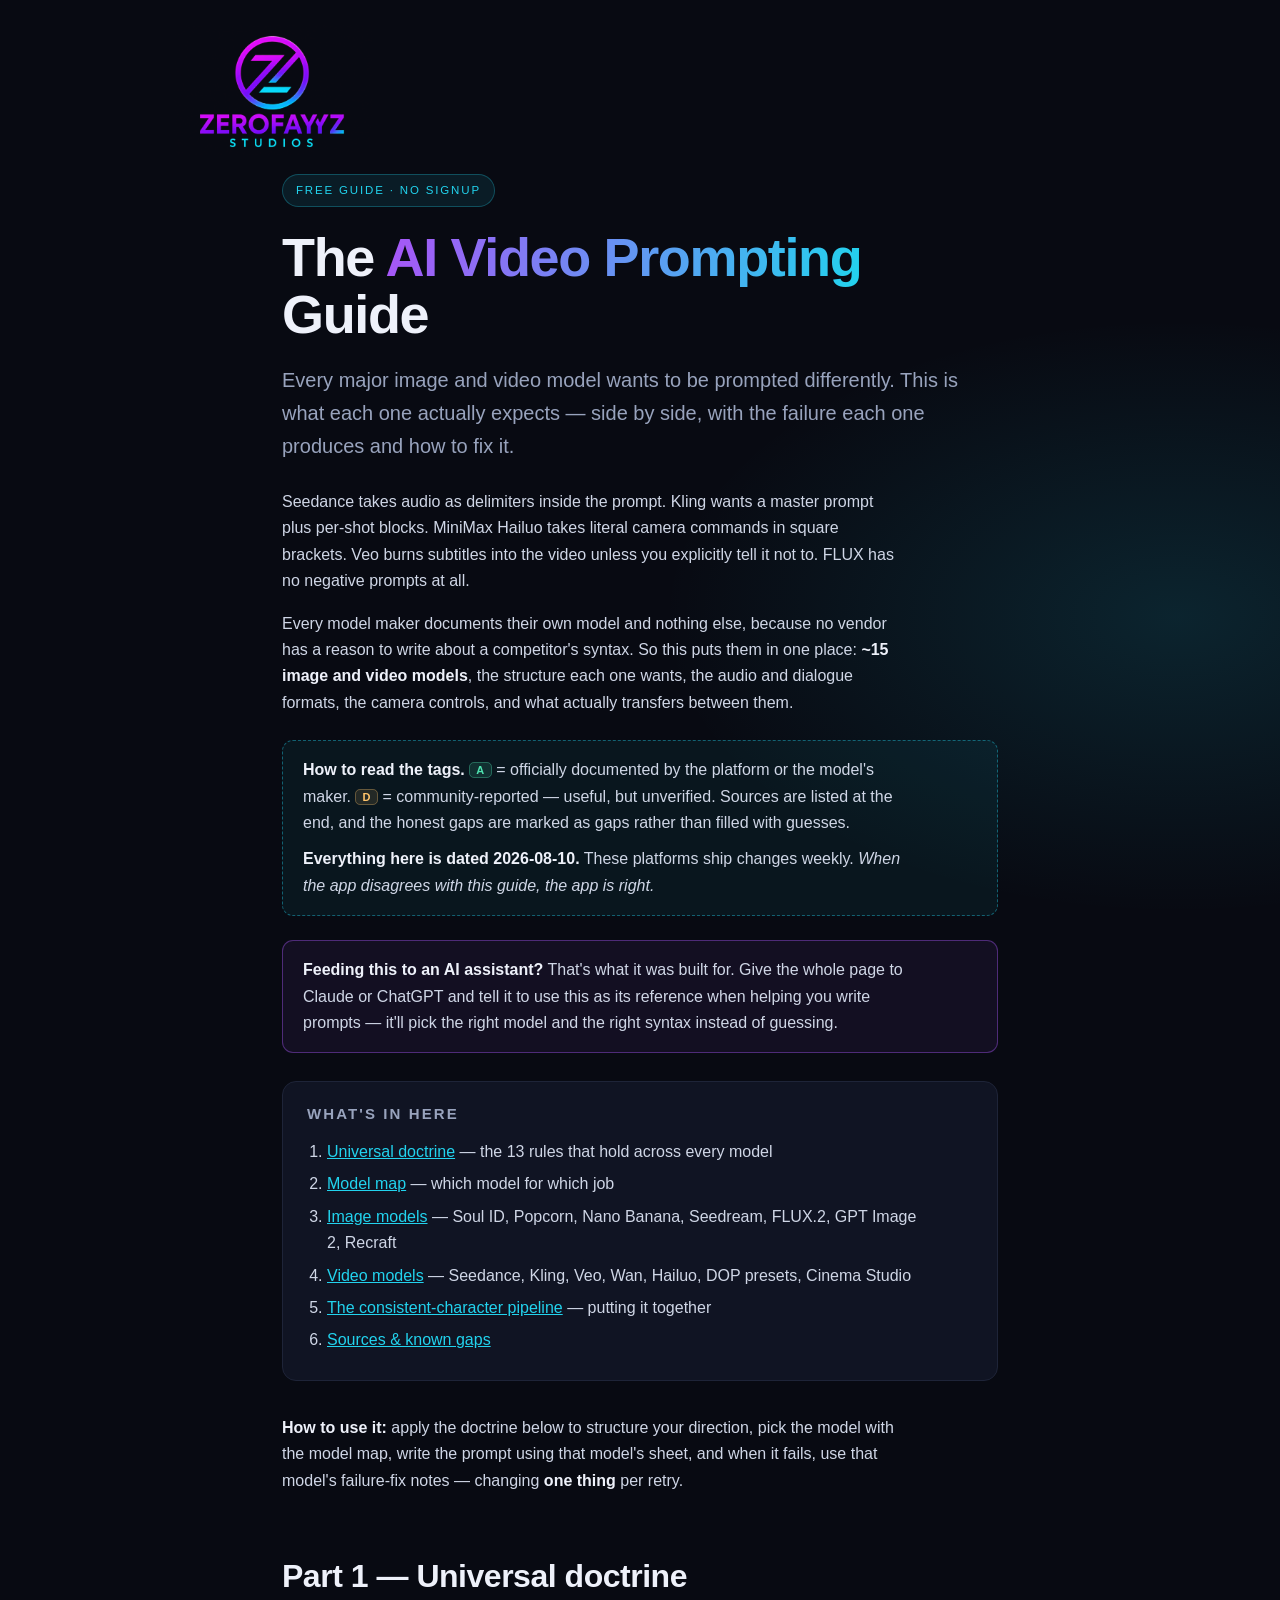
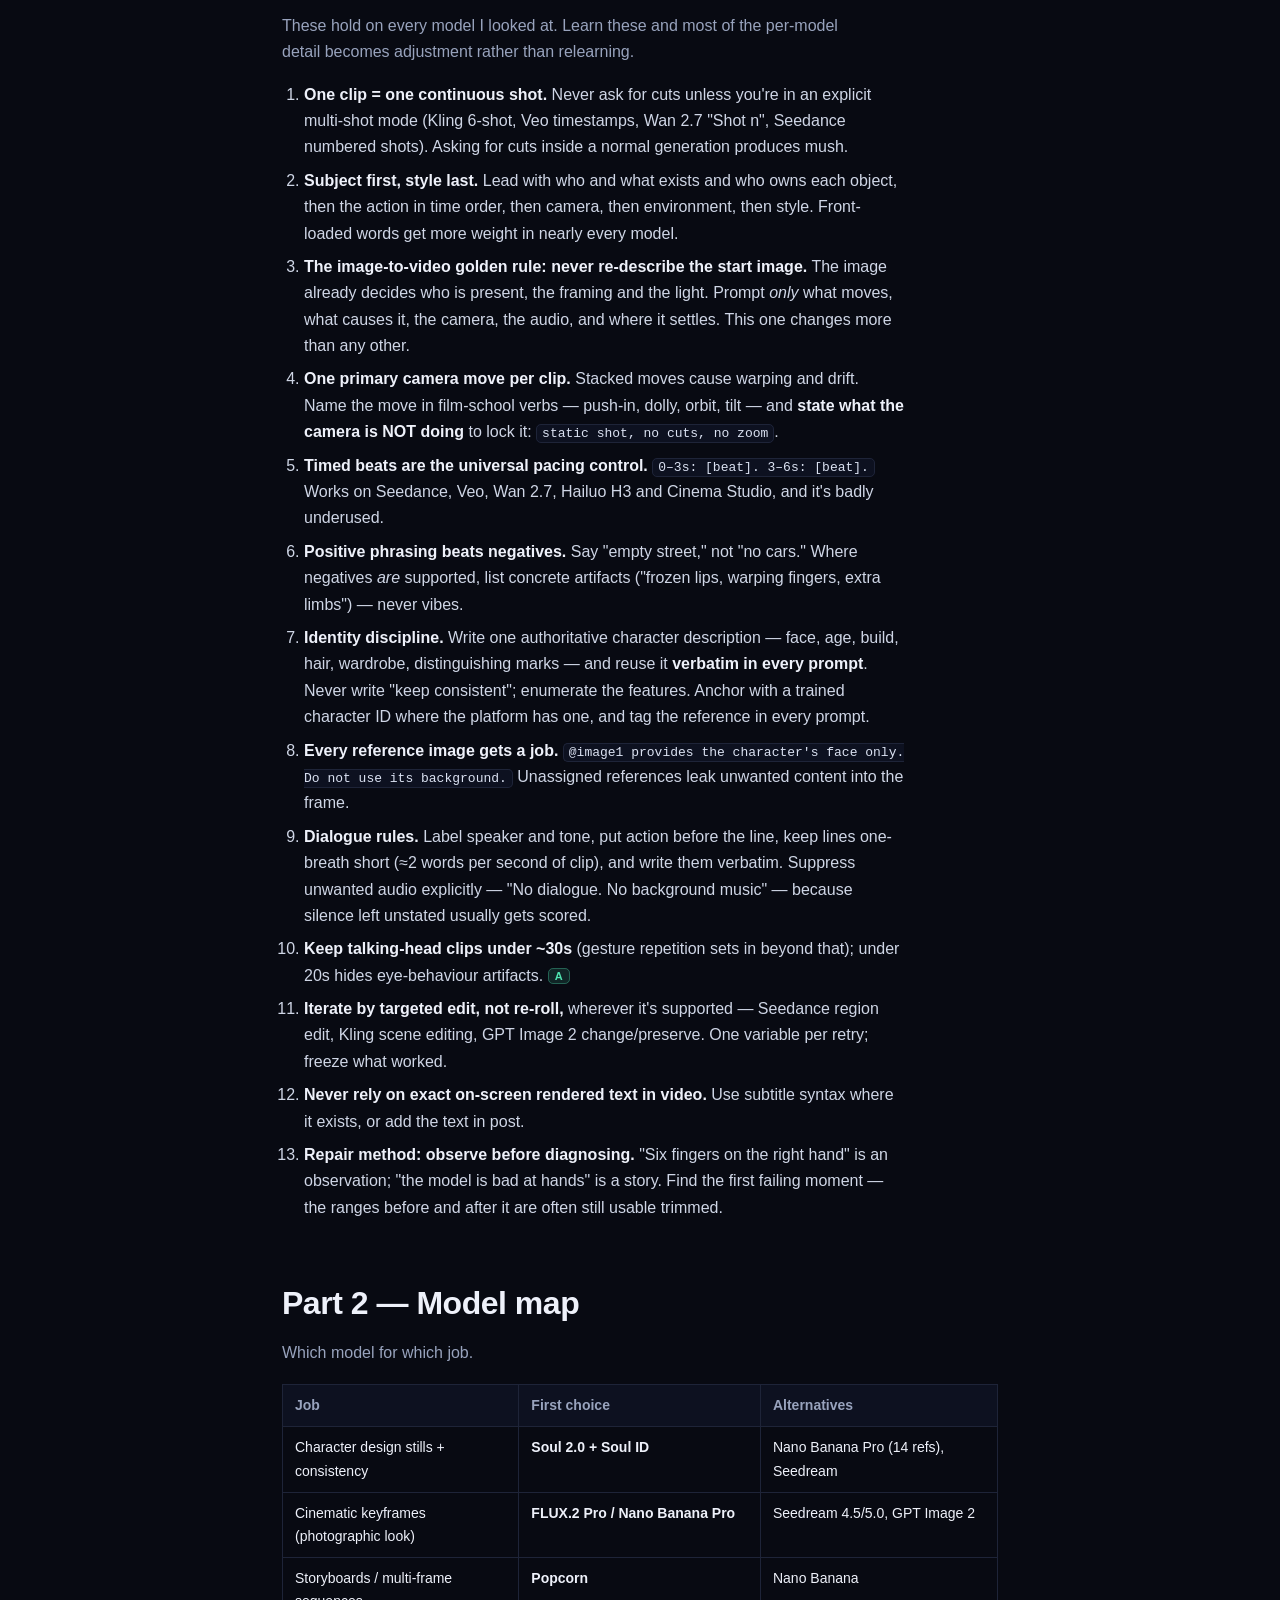
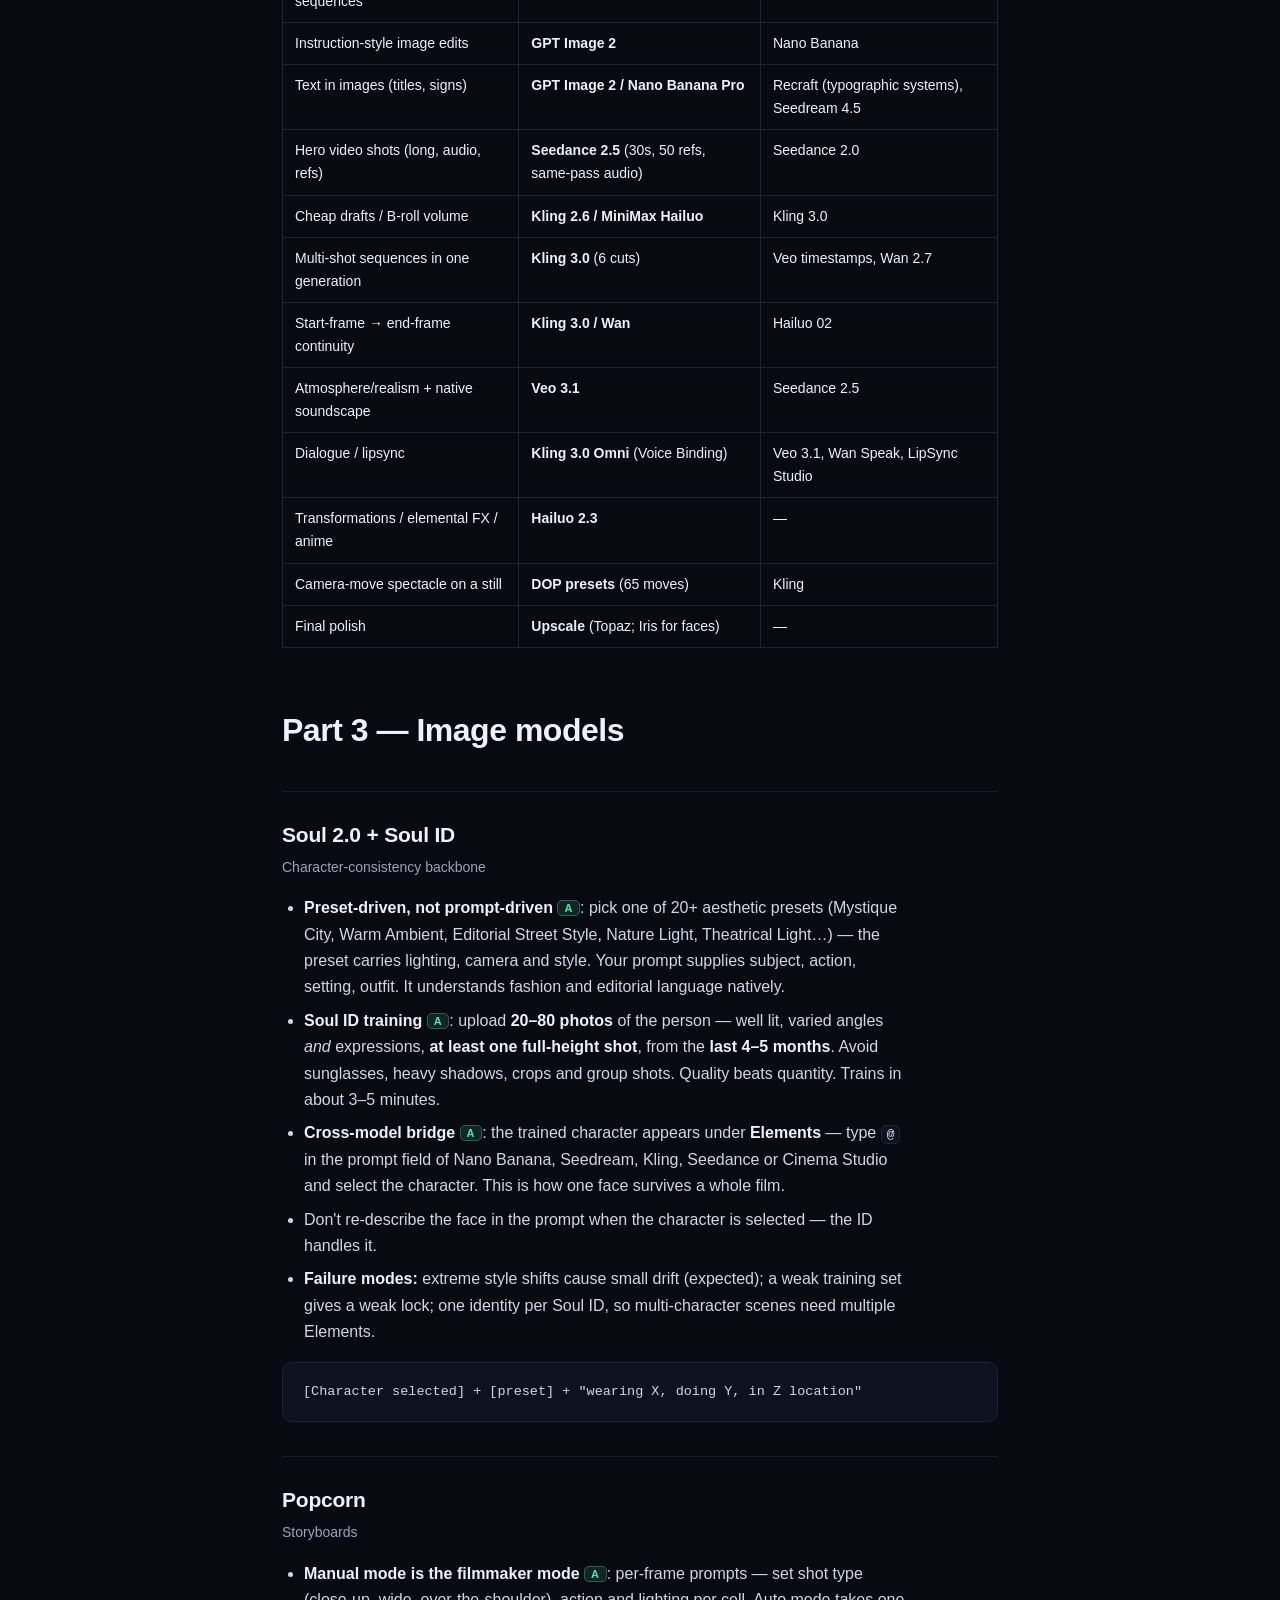
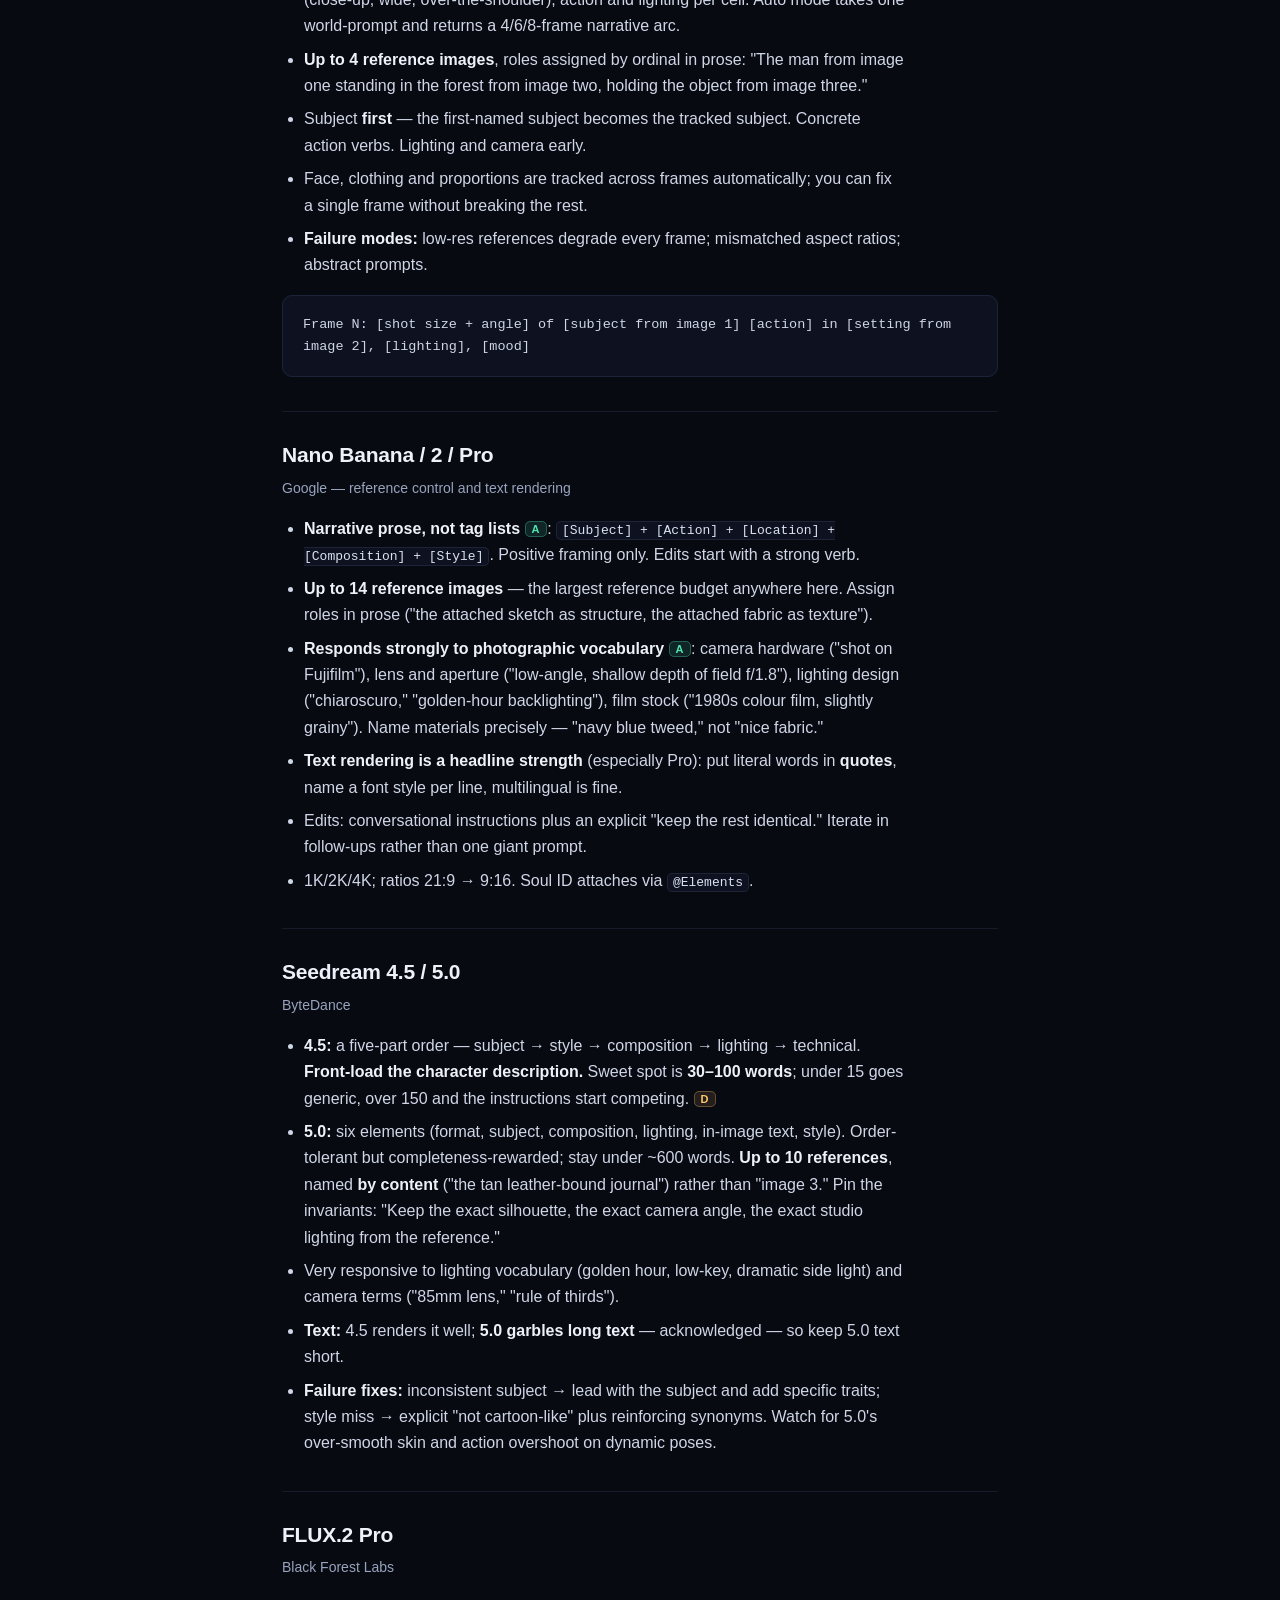
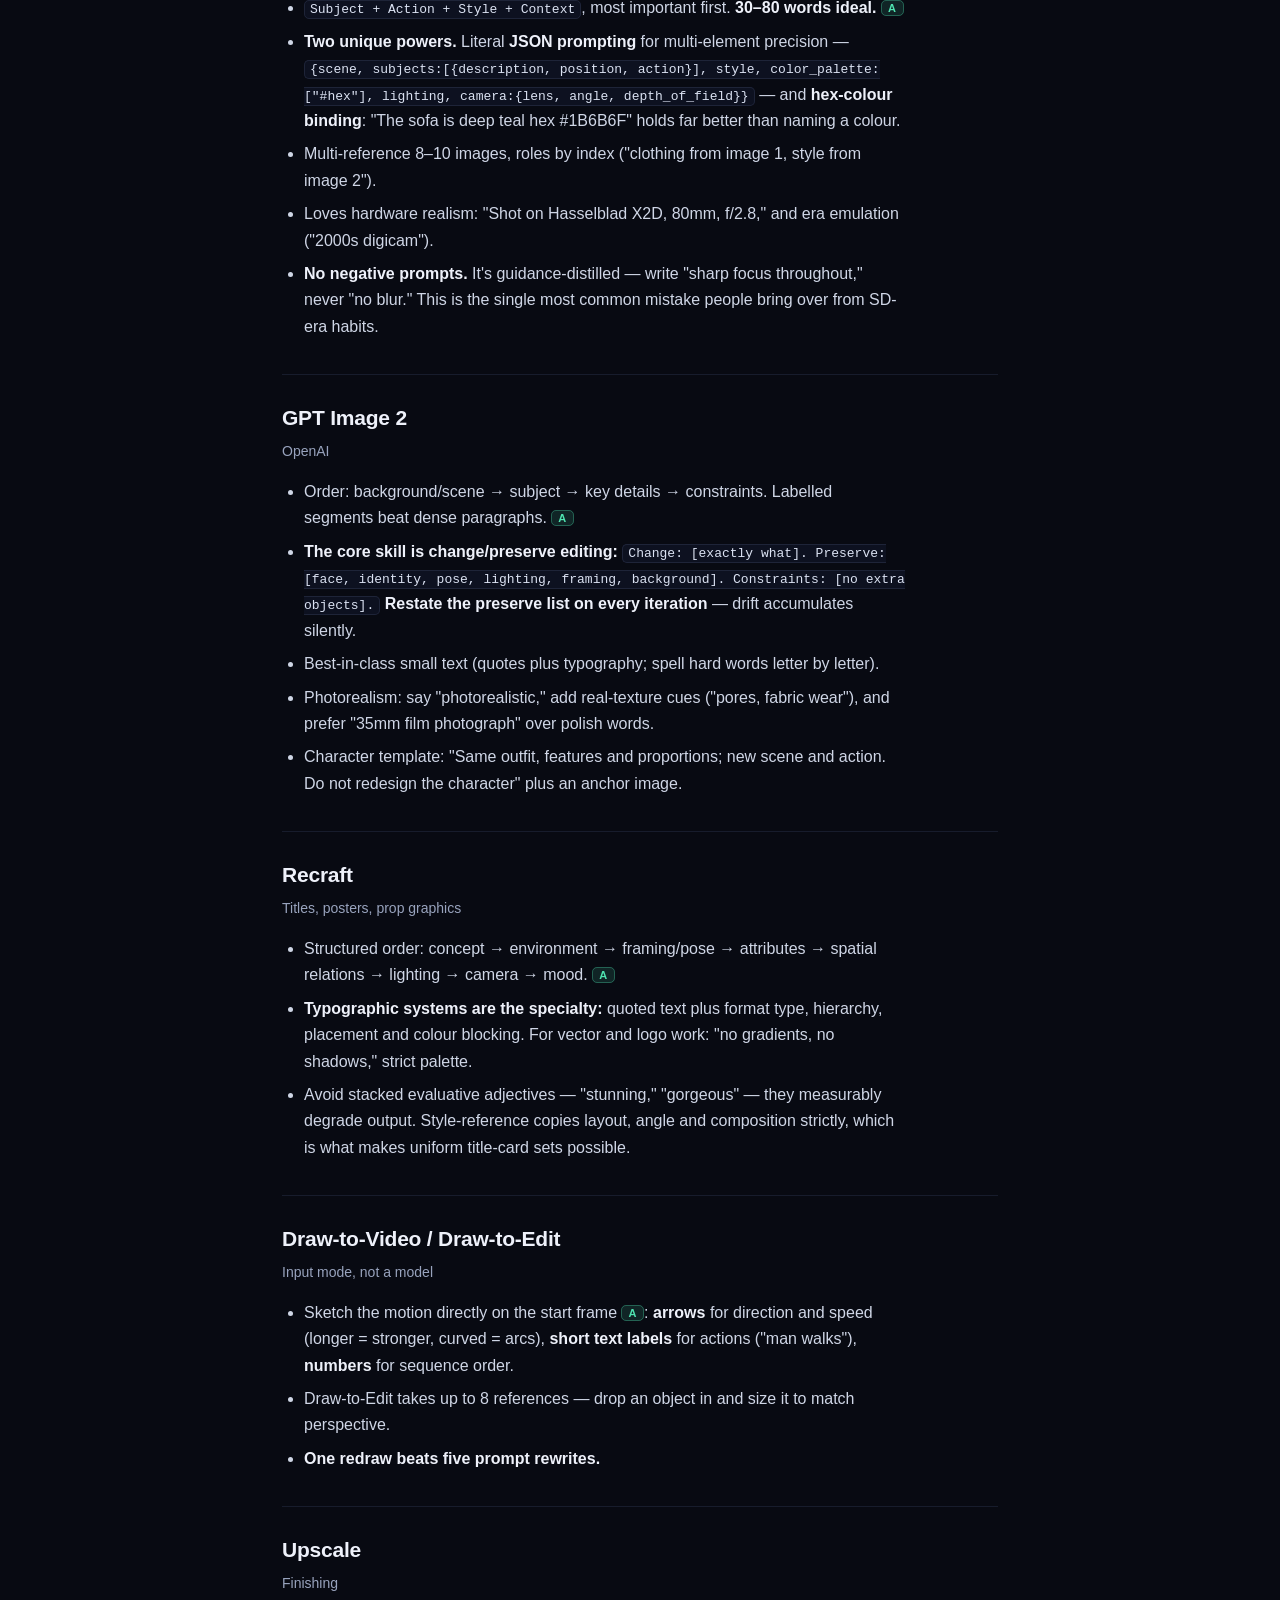
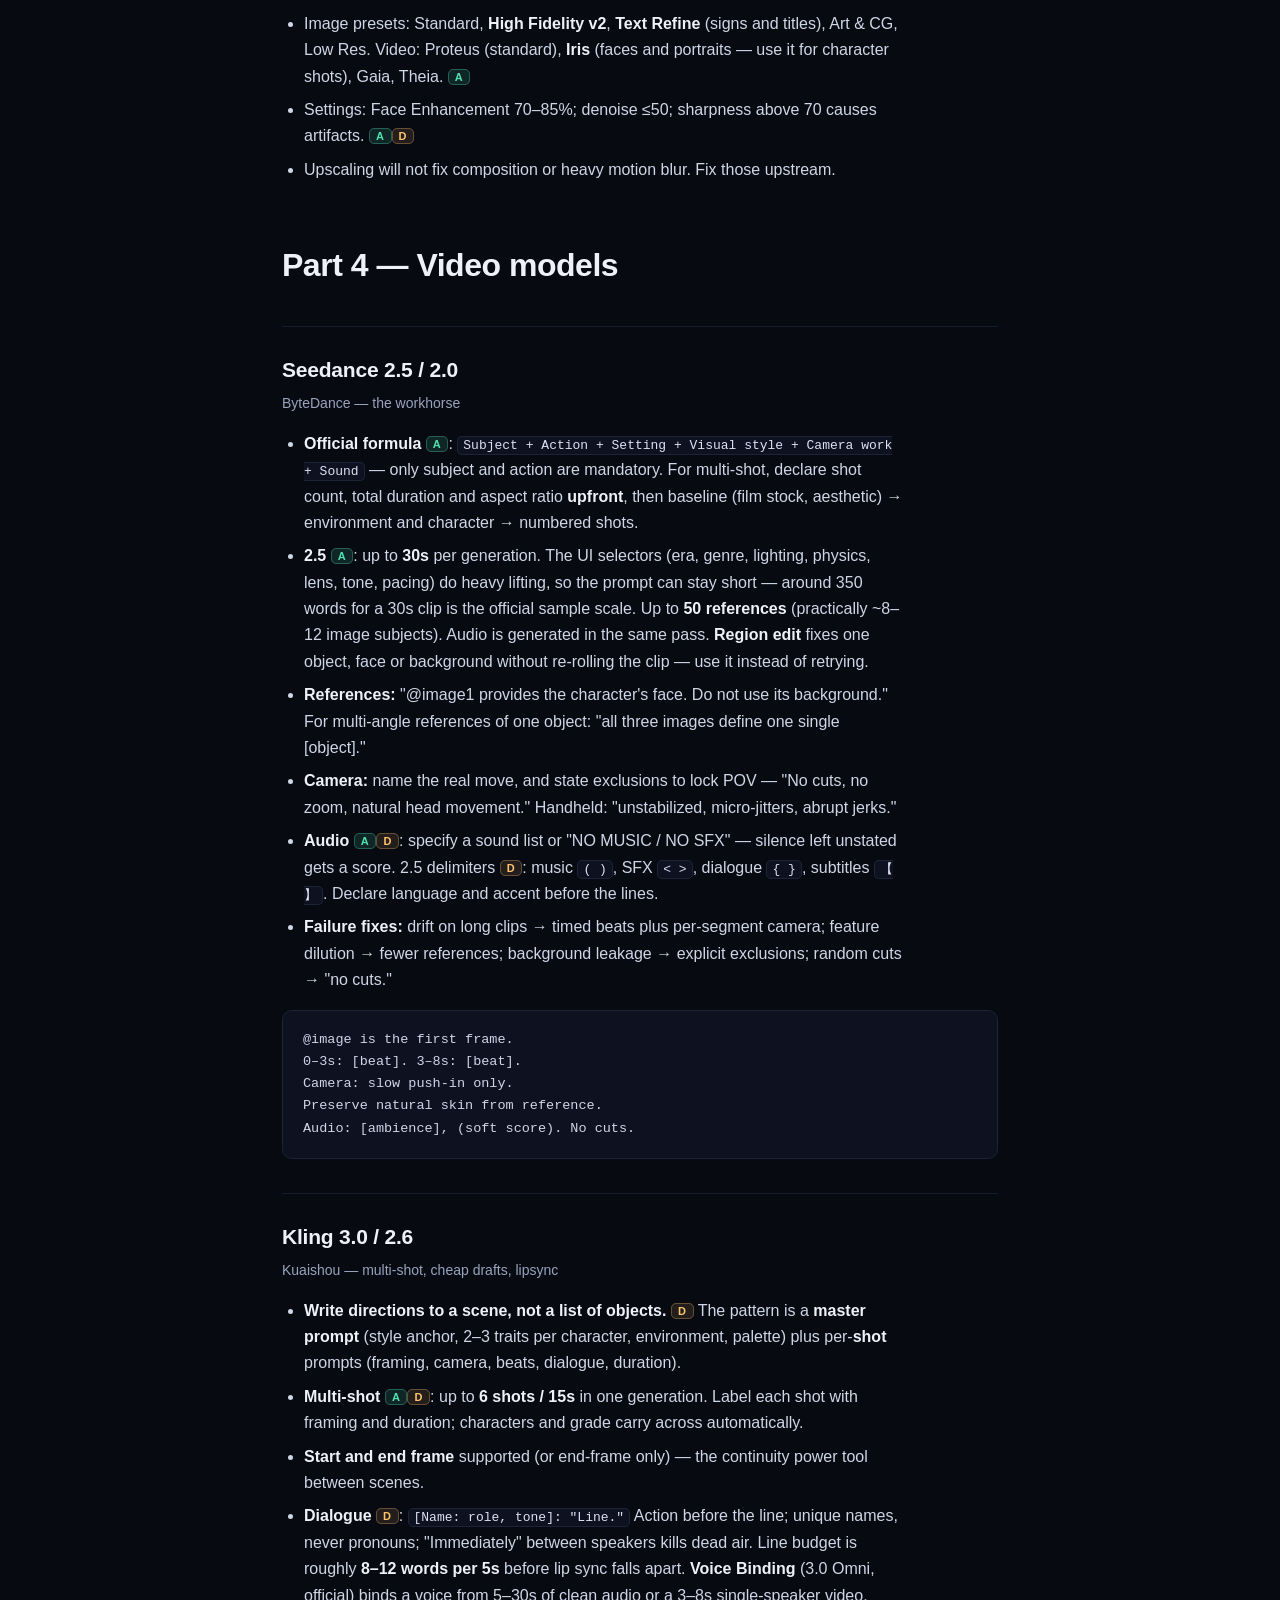
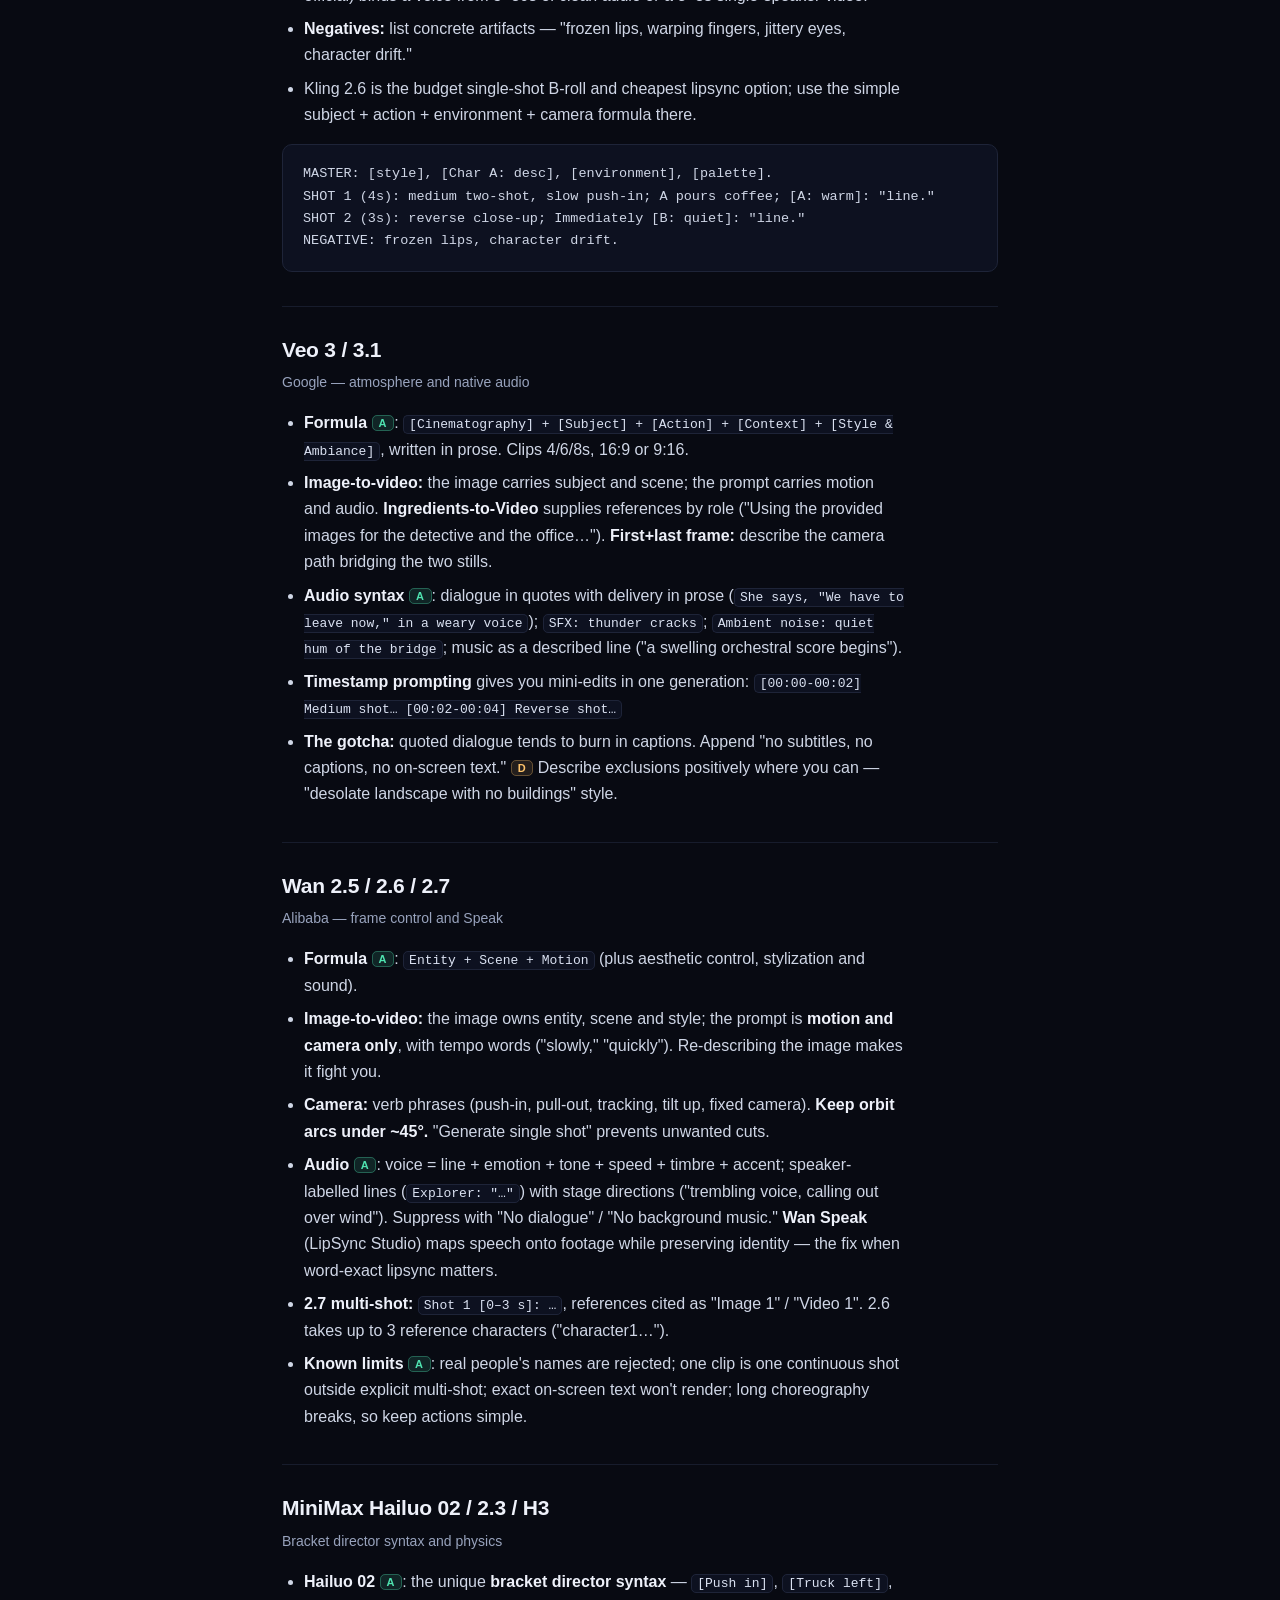
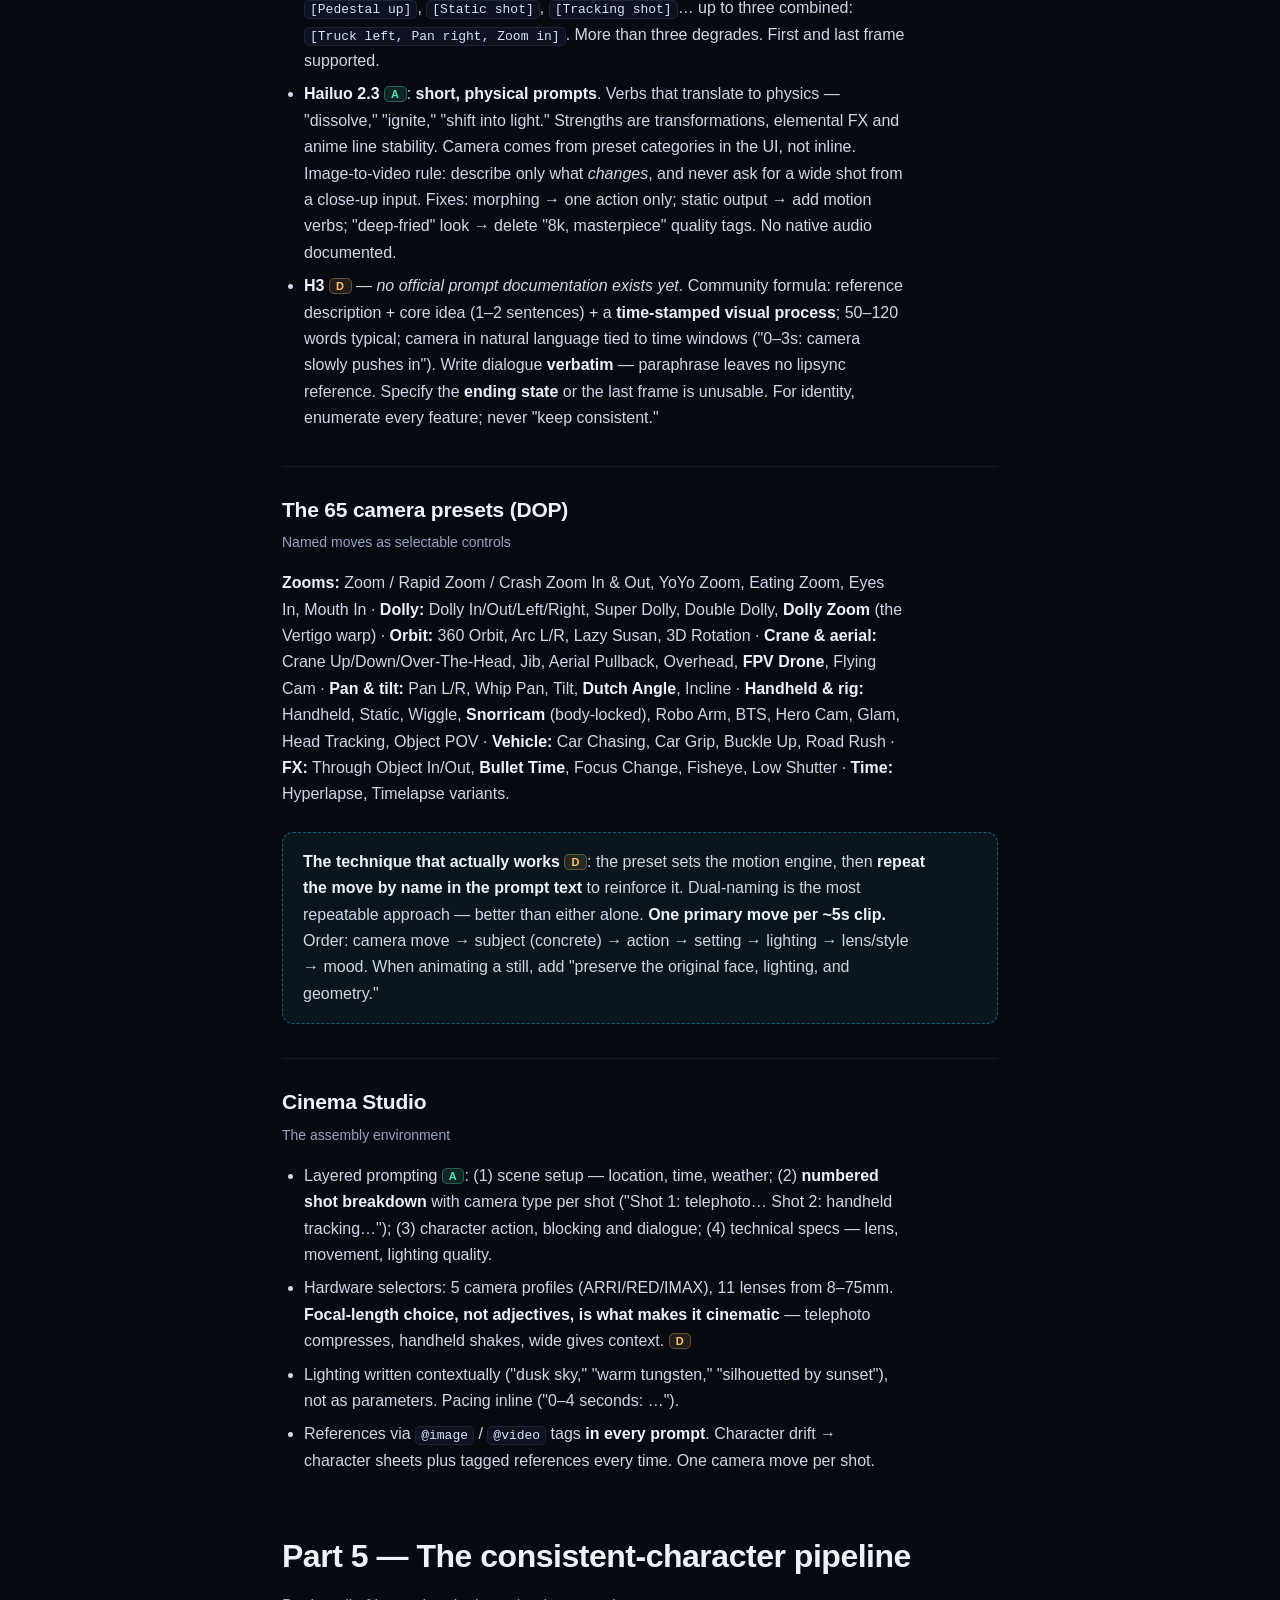
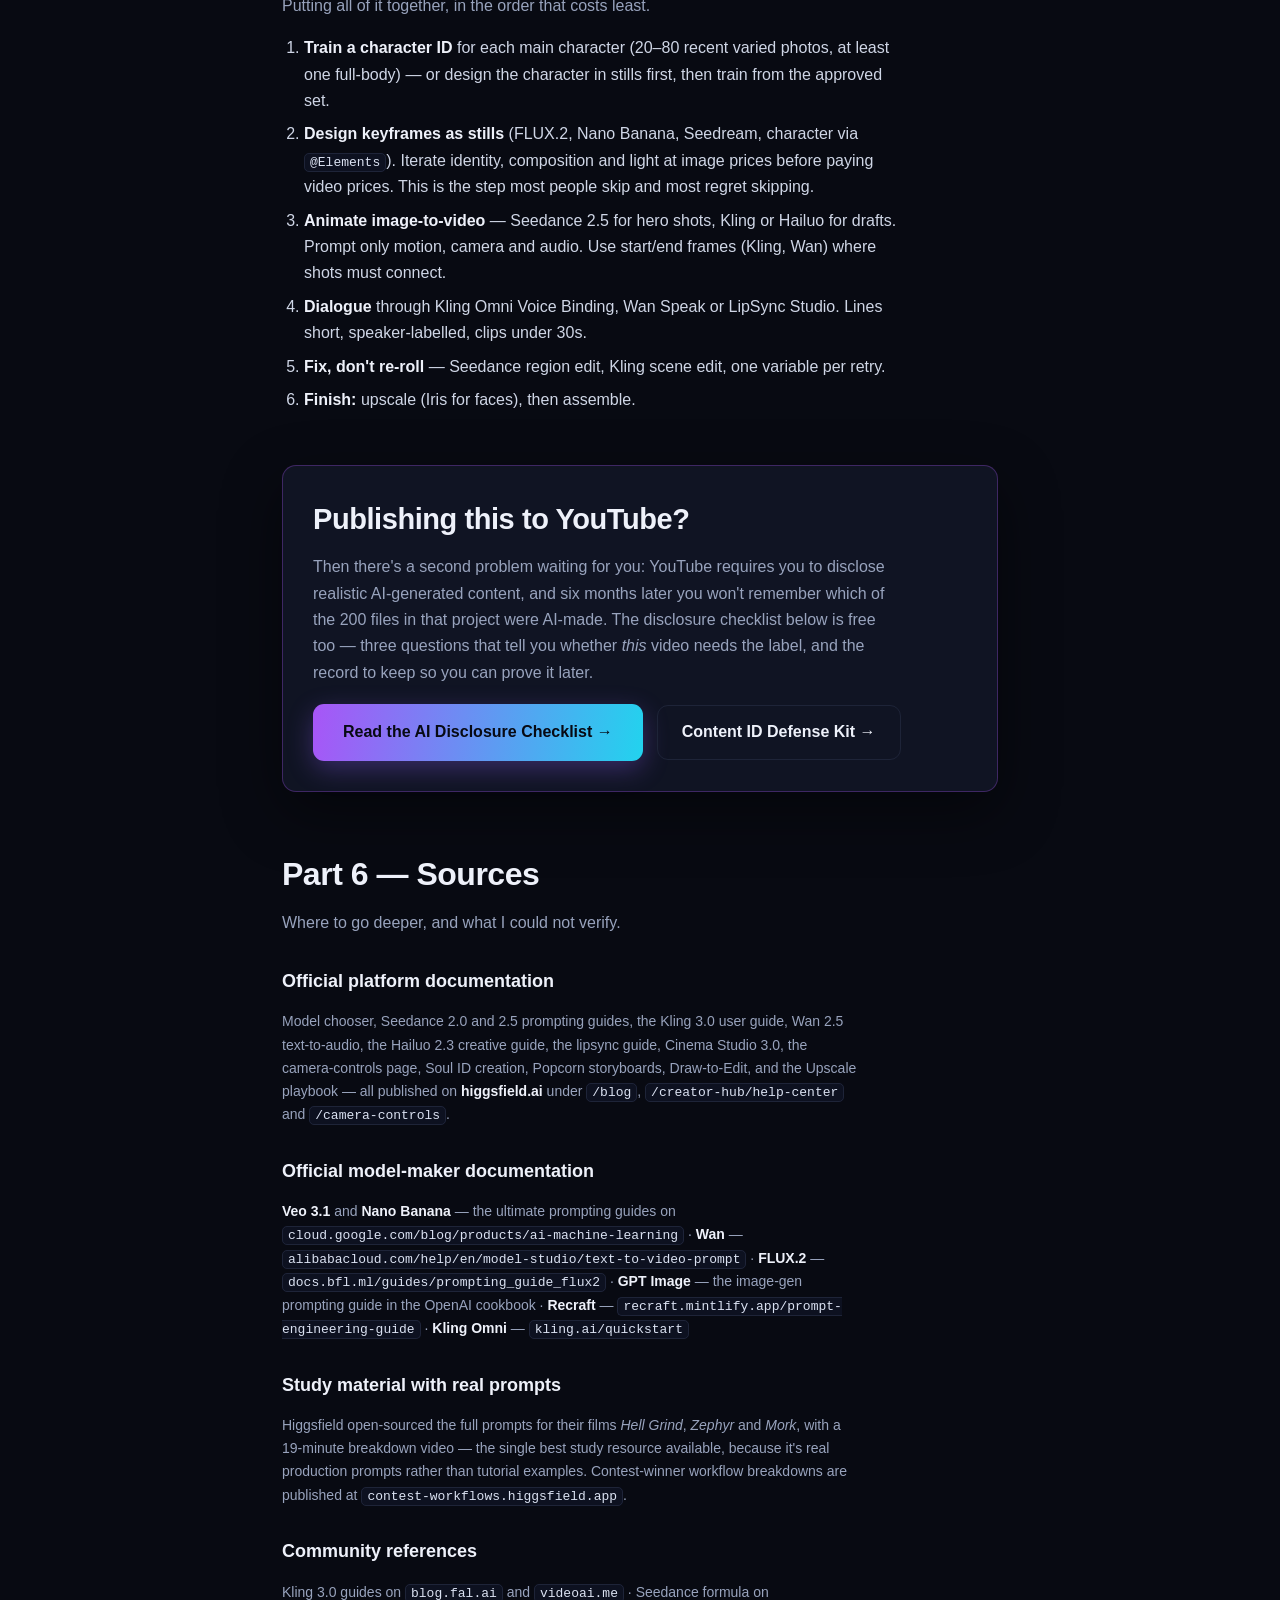
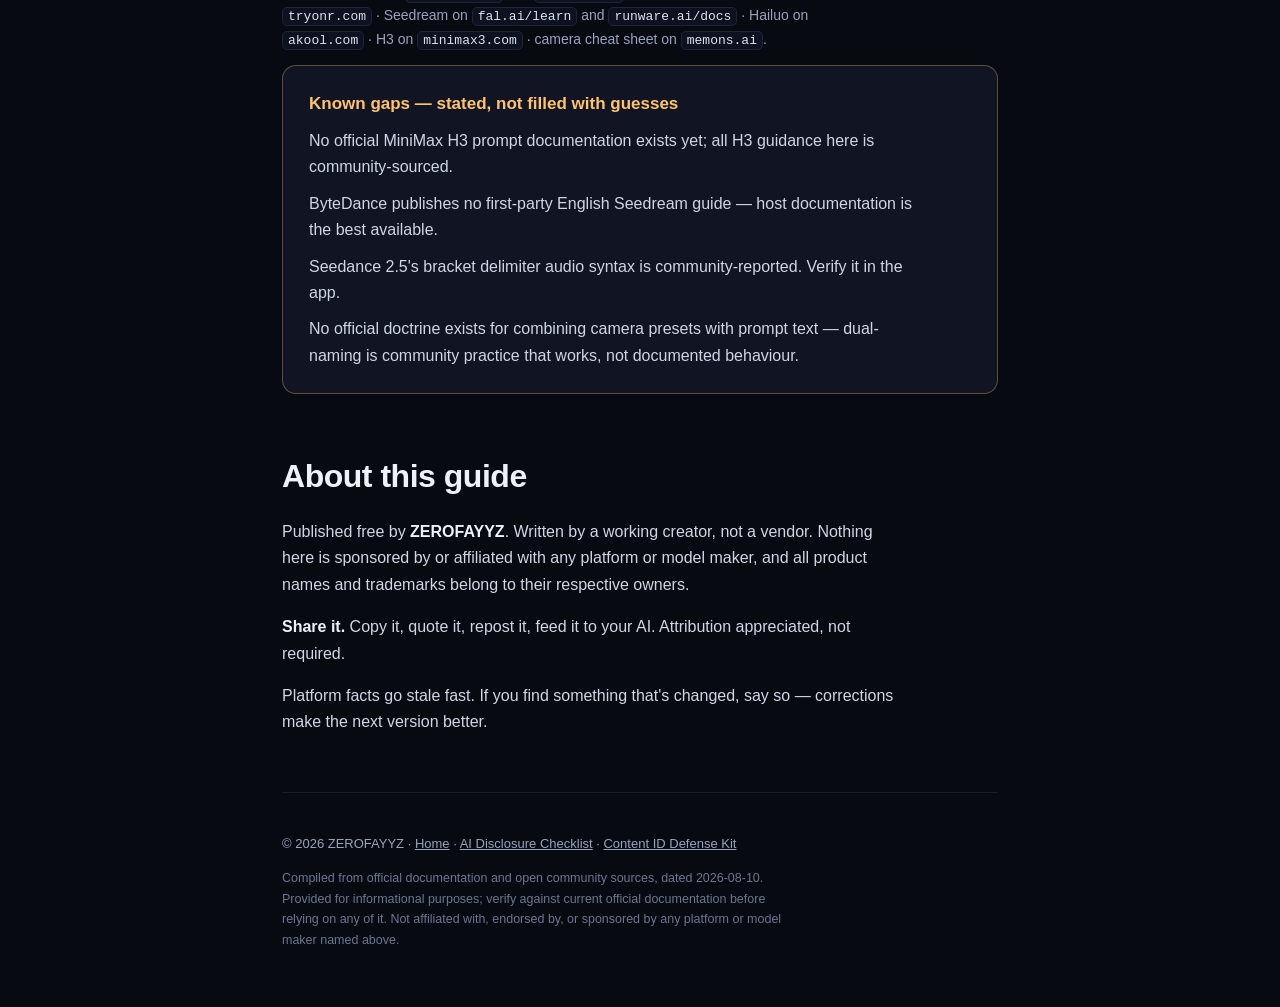
<file: ai-video-prompting-guide.html>
<!DOCTYPE html>
<html lang="en">
<head>
<meta charset="utf-8">
<meta name="viewport" content="width=device-width, initial-scale=1">
<title>AI Video Prompting Guide (2026) — Seedance, Kling, Veo, Wan, FLUX</title>
<meta name="description" content="Every major AI image and video model wants a different prompt. Side-by-side syntax, audio and dialogue formats, camera control and failure fixes for Seedance, Kling, Veo, Wan, Hailuo, FLUX, Nano Banana and more. Free, no signup.">
<link rel="canonical" href="https://zerofayyz.com/ai-video-prompting-guide.html">
<meta name="author" content="ZEROFAYYZ">
<meta property="og:title" content="AI Video Prompting Guide (2026) — every model, side by side">
<meta property="og:description" content="Seedance takes audio delimiters. Hailuo takes bracket camera commands. Veo burns in captions unless you stop it. One guide, ~15 models, the syntax each one actually expects.">
<meta property="og:image" content="https://zerofayyz.com/social.jpg">
<meta property="og:url" content="https://zerofayyz.com/ai-video-prompting-guide.html">
<meta property="og:type" content="article">
<meta property="og:site_name" content="ZEROFAYYZ">
<meta name="twitter:card" content="summary_large_image">
<meta name="twitter:title" content="AI Video Prompting Guide (2026) — every model, side by side">
<meta name="twitter:description" content="The prompt format each AI video model actually expects — Seedance, Kling, Veo, Wan, Hailuo, FLUX. Free, no signup.">
<link rel="icon" href="/favicon.ico" sizes="any">
<link rel="icon" type="image/png" sizes="32x32" href="/favicon-32.png">
<link rel="icon" type="image/png" sizes="48x48" href="/favicon-48.png">
<link rel="apple-touch-icon" href="/apple-touch-icon.png">
<link rel="stylesheet" href="style.css">
<style>
  .toc{background:var(--panel);border:1px solid var(--line);border-radius:var(--radius);padding:20px 24px;margin:28px 0 34px}
  .toc h2{font-size:15px;letter-spacing:.14em;text-transform:uppercase;color:var(--muted);margin:0 0 12px}
  .toc ol{margin:0;padding-left:20px;color:#cfd6e6}
  .toc li{margin:6px 0}
  .tag-a,.tag-d{font-size:11px;font-weight:800;letter-spacing:.06em;padding:1px 6px;border-radius:5px;vertical-align:1px}
  .tag-a{background:rgba(79,227,176,.13);color:var(--good);border:1px solid rgba(79,227,176,.32)}
  .tag-d{background:rgba(255,196,107,.11);color:var(--warn);border:1px solid rgba(255,196,107,.3)}
  .model{border-top:1px solid var(--line-soft);padding-top:26px;margin-top:34px}
  .model h3{font-size:21px;margin:0 0 4px;letter-spacing:-.01em}
  .model .role{color:var(--muted);font-size:14px;margin:0 0 14px}
  code{font-family:ui-monospace,SFMono-Regular,Menlo,monospace;font-size:13px;
       background:var(--panel-2);border:1px solid var(--line);border-radius:5px;padding:1px 5px;color:#dbe2f2}
  .part{margin-top:56px}
  .part h2{font-size:clamp(23px,3.4vw,32px)}
  .part>.lede{margin-bottom:8px}
  .srcs{font-size:14px;color:var(--muted);max-width:74ch}
  .srcs b{color:var(--text)}
</style>
<script type="application/ld+json">
{
  "@context":"https://schema.org",
  "@type":"Article",
  "headline":"AI Video Prompting Guide (2026) — every image and video model, side by side",
  "description":"The prompt structure, audio and dialogue syntax, camera control and failure fixes for the major AI image and video models — Seedance, Kling, Veo, Wan, Hailuo, FLUX, Nano Banana, Seedream and more.",
  "datePublished":"2026-08-20",
  "dateModified":"2026-08-20",
  "inLanguage":"en",
  "isAccessibleForFree":true,
  "image":"https://zerofayyz.com/social.jpg",
  "mainEntityOfPage":{"@type":"WebPage","@id":"https://zerofayyz.com/ai-video-prompting-guide.html"},
  "author":{"@type":"Organization","name":"ZEROFAYYZ","url":"https://zerofayyz.com"},
  "publisher":{"@type":"Organization","name":"ZEROFAYYZ","url":"https://zerofayyz.com"}
}
</script>
</head>
<body>

<header><div class="wrap">
  <a class="brand-link" href="index.html"><img class="brand-logo" src="logo.png" alt="ZEROFAYYZ STUDIOS" width="560" height="373"></a>
</div></header>

<div class="wrap read">
  <article>
    <span class="eyebrow">Free guide · no signup</span>
    <h1>The <span class="g">AI Video Prompting</span> Guide</h1>
    <p class="sub">Every major image and video model wants to be prompted differently. This is what each
    one actually expects — side by side, with the failure each one produces and how to fix it.</p>

    <p>Seedance takes audio as delimiters inside the prompt. Kling wants a master prompt plus per-shot
    blocks. MiniMax Hailuo takes literal camera commands in square brackets. Veo burns subtitles into
    the video unless you explicitly tell it not to. FLUX has no negative prompts at all.</p>

    <p>Every model maker documents their own model and nothing else, because no vendor has a reason to
    write about a competitor's syntax. So this puts them in one place: <strong>~15 image and video
    models</strong>, the structure each one wants, the audio and dialogue formats, the camera controls,
    and what actually transfers between them.</p>

    <div class="callout">
      <p><strong>How to read the tags.</strong>
      <span class="tag-a">A</span> = officially documented by the platform or the model's maker.
      <span class="tag-d">D</span> = community-reported — useful, but unverified. Sources are listed at
      the end, and the honest gaps are marked as gaps rather than filled with guesses.</p>
      <p style="margin-top:10px"><strong>Everything here is dated 2026-08-10.</strong> These platforms ship
      changes weekly. <em>When the app disagrees with this guide, the app is right.</em></p>
    </div>

    <div class="callout" style="border-style:solid;border-color:rgba(168,85,247,.4);background:rgba(168,85,247,.07)">
      <p><strong>Feeding this to an AI assistant?</strong> That's what it was built for. Give the whole
      page to Claude or ChatGPT and tell it to use this as its reference when helping you write prompts —
      it'll pick the right model and the right syntax instead of guessing.</p>
    </div>

    <nav class="toc">
      <h2>What's in here</h2>
      <ol>
        <li><a href="#doctrine">Universal doctrine</a> — the 13 rules that hold across every model</li>
        <li><a href="#map">Model map</a> — which model for which job</li>
        <li><a href="#images">Image models</a> — Soul ID, Popcorn, Nano Banana, Seedream, FLUX.2, GPT Image 2, Recraft</li>
        <li><a href="#video">Video models</a> — Seedance, Kling, Veo, Wan, Hailuo, DOP presets, Cinema Studio</li>
        <li><a href="#pipeline">The consistent-character pipeline</a> — putting it together</li>
        <li><a href="#sources">Sources &amp; known gaps</a></li>
      </ol>
    </nav>

    <p><strong>How to use it:</strong> apply the doctrine below to structure your direction, pick the model
    with the model map, write the prompt using that model's sheet, and when it fails, use that model's
    failure-fix notes — changing <strong>one thing</strong> per retry.</p>

    <!-- ============ PART 1 ============ -->
    <div class="part" id="doctrine">
      <h2>Part 1 — Universal doctrine</h2>
      <p class="lede">These hold on every model I looked at. Learn these and most of the per-model detail
      becomes adjustment rather than relearning.</p>

      <ol>
        <li><strong>One clip = one continuous shot.</strong> Never ask for cuts unless you're in an explicit
        multi-shot mode (Kling 6-shot, Veo timestamps, Wan 2.7 "Shot n", Seedance numbered shots). Asking
        for cuts inside a normal generation produces mush.</li>

        <li><strong>Subject first, style last.</strong> Lead with who and what exists and who owns each
        object, then the action in time order, then camera, then environment, then style. Front-loaded
        words get more weight in nearly every model.</li>

        <li><strong>The image-to-video golden rule: never re-describe the start image.</strong> The image
        already decides who is present, the framing and the light. Prompt <em>only</em> what moves, what
        causes it, the camera, the audio, and where it settles. This one changes more than any other.</li>

        <li><strong>One primary camera move per clip.</strong> Stacked moves cause warping and drift. Name
        the move in film-school verbs — push-in, dolly, orbit, tilt — and <strong>state what the camera is
        NOT doing</strong> to lock it: <code>static shot, no cuts, no zoom</code>.</li>

        <li><strong>Timed beats are the universal pacing control.</strong>
        <code>0–3s: [beat]. 3–6s: [beat].</code> Works on Seedance, Veo, Wan 2.7, Hailuo H3 and Cinema
        Studio, and it's badly underused.</li>

        <li><strong>Positive phrasing beats negatives.</strong> Say "empty street," not "no cars." Where
        negatives <em>are</em> supported, list concrete artifacts ("frozen lips, warping fingers, extra
        limbs") — never vibes.</li>

        <li><strong>Identity discipline.</strong> Write one authoritative character description — face, age,
        build, hair, wardrobe, distinguishing marks — and reuse it <strong>verbatim in every prompt</strong>.
        Never write "keep consistent"; enumerate the features. Anchor with a trained character ID where the
        platform has one, and tag the reference in every prompt.</li>

        <li><strong>Every reference image gets a job.</strong> <code>@image1 provides the character's face
        only. Do not use its background.</code> Unassigned references leak unwanted content into the frame.</li>

        <li><strong>Dialogue rules.</strong> Label speaker and tone, put action before the line, keep lines
        one-breath short (≈2 words per second of clip), and write them verbatim. Suppress unwanted audio
        explicitly — "No dialogue. No background music" — because silence left unstated usually gets scored.</li>

        <li><strong>Keep talking-head clips under ~30s</strong> (gesture repetition sets in beyond that);
        under 20s hides eye-behaviour artifacts. <span class="tag-a">A</span></li>

        <li><strong>Iterate by targeted edit, not re-roll,</strong> wherever it's supported — Seedance region
        edit, Kling scene editing, GPT Image 2 change/preserve. One variable per retry; freeze what worked.</li>

        <li><strong>Never rely on exact on-screen rendered text in video.</strong> Use subtitle syntax where
        it exists, or add the text in post.</li>

        <li><strong>Repair method: observe before diagnosing.</strong> "Six fingers on the right hand" is an
        observation; "the model is bad at hands" is a story. Find the first failing moment — the ranges
        before and after it are often still usable trimmed.</li>
      </ol>
    </div>

    <!-- ============ PART 2 ============ -->
    <div class="part" id="map">
      <h2>Part 2 — Model map</h2>
      <p class="lede">Which model for which job.</p>
      <table>
        <tr><th>Job</th><th>First choice</th><th>Alternatives</th></tr>
        <tr><td>Character design stills + consistency</td><td><strong>Soul 2.0 + Soul ID</strong></td><td>Nano Banana Pro (14 refs), Seedream</td></tr>
        <tr><td>Cinematic keyframes (photographic look)</td><td><strong>FLUX.2 Pro / Nano Banana Pro</strong></td><td>Seedream 4.5/5.0, GPT Image 2</td></tr>
        <tr><td>Storyboards / multi-frame sequences</td><td><strong>Popcorn</strong></td><td>Nano Banana</td></tr>
        <tr><td>Instruction-style image edits</td><td><strong>GPT Image 2</strong></td><td>Nano Banana</td></tr>
        <tr><td>Text in images (titles, signs)</td><td><strong>GPT Image 2 / Nano Banana Pro</strong></td><td>Recraft (typographic systems), Seedream 4.5</td></tr>
        <tr><td>Hero video shots (long, audio, refs)</td><td><strong>Seedance 2.5</strong> (30s, 50 refs, same-pass audio)</td><td>Seedance 2.0</td></tr>
        <tr><td>Cheap drafts / B-roll volume</td><td><strong>Kling 2.6 / MiniMax Hailuo</strong></td><td>Kling 3.0</td></tr>
        <tr><td>Multi-shot sequences in one generation</td><td><strong>Kling 3.0</strong> (6 cuts)</td><td>Veo timestamps, Wan 2.7</td></tr>
        <tr><td>Start-frame → end-frame continuity</td><td><strong>Kling 3.0 / Wan</strong></td><td>Hailuo 02</td></tr>
        <tr><td>Atmosphere/realism + native soundscape</td><td><strong>Veo 3.1</strong></td><td>Seedance 2.5</td></tr>
        <tr><td>Dialogue / lipsync</td><td><strong>Kling 3.0 Omni</strong> (Voice Binding)</td><td>Veo 3.1, Wan Speak, LipSync Studio</td></tr>
        <tr><td>Transformations / elemental FX / anime</td><td><strong>Hailuo 2.3</strong></td><td>—</td></tr>
        <tr><td>Camera-move spectacle on a still</td><td><strong>DOP presets</strong> (65 moves)</td><td>Kling</td></tr>
        <tr><td>Final polish</td><td><strong>Upscale</strong> (Topaz; Iris for faces)</td><td>—</td></tr>
      </table>
    </div>

    <!-- ============ PART 3 ============ -->
    <div class="part" id="images">
      <h2>Part 3 — Image models</h2>

      <div class="model">
        <h3>Soul 2.0 + Soul ID</h3>
        <p class="role">Character-consistency backbone</p>
        <ul>
          <li><strong>Preset-driven, not prompt-driven</strong> <span class="tag-a">A</span>: pick one of 20+
          aesthetic presets (Mystique City, Warm Ambient, Editorial Street Style, Nature Light, Theatrical
          Light…) — the preset carries lighting, camera and style. Your prompt supplies subject, action,
          setting, outfit. It understands fashion and editorial language natively.</li>
          <li><strong>Soul ID training</strong> <span class="tag-a">A</span>: upload <strong>20–80 photos</strong>
          of the person — well lit, varied angles <em>and</em> expressions, <strong>at least one full-height
          shot</strong>, from the <strong>last 4–5 months</strong>. Avoid sunglasses, heavy shadows, crops and
          group shots. Quality beats quantity. Trains in about 3–5 minutes.</li>
          <li><strong>Cross-model bridge</strong> <span class="tag-a">A</span>: the trained character appears
          under <strong>Elements</strong> — type <code>@</code> in the prompt field of Nano Banana, Seedream,
          Kling, Seedance or Cinema Studio and select the character. This is how one face survives a whole film.</li>
          <li>Don't re-describe the face in the prompt when the character is selected — the ID handles it.</li>
          <li><strong>Failure modes:</strong> extreme style shifts cause small drift (expected); a weak training
          set gives a weak lock; one identity per Soul ID, so multi-character scenes need multiple Elements.</li>
        </ul>
        <div class="tmpl">[Character selected] + [preset] + "wearing X, doing Y, in Z location"</div>
      </div>

      <div class="model">
        <h3>Popcorn</h3>
        <p class="role">Storyboards</p>
        <ul>
          <li><strong>Manual mode is the filmmaker mode</strong> <span class="tag-a">A</span>: per-frame
          prompts — set shot type (close-up, wide, over-the-shoulder), action and lighting per cell. Auto mode
          takes one world-prompt and returns a 4/6/8-frame narrative arc.</li>
          <li><strong>Up to 4 reference images</strong>, roles assigned by ordinal in prose: "The man from image
          one standing in the forest from image two, holding the object from image three."</li>
          <li>Subject <strong>first</strong> — the first-named subject becomes the tracked subject. Concrete
          action verbs. Lighting and camera early.</li>
          <li>Face, clothing and proportions are tracked across frames automatically; you can fix a single frame
          without breaking the rest.</li>
          <li><strong>Failure modes:</strong> low-res references degrade every frame; mismatched aspect ratios;
          abstract prompts.</li>
        </ul>
        <div class="tmpl">Frame N: [shot size + angle] of [subject from image 1] [action] in [setting from image 2], [lighting], [mood]</div>
      </div>

      <div class="model">
        <h3>Nano Banana / 2 / Pro</h3>
        <p class="role">Google — reference control and text rendering</p>
        <ul>
          <li><strong>Narrative prose, not tag lists</strong> <span class="tag-a">A</span>:
          <code>[Subject] + [Action] + [Location] + [Composition] + [Style]</code>. Positive framing only.
          Edits start with a strong verb.</li>
          <li><strong>Up to 14 reference images</strong> — the largest reference budget anywhere here. Assign
          roles in prose ("the attached sketch as structure, the attached fabric as texture").</li>
          <li><strong>Responds strongly to photographic vocabulary</strong> <span class="tag-a">A</span>:
          camera hardware ("shot on Fujifilm"), lens and aperture ("low-angle, shallow depth of field f/1.8"),
          lighting design ("chiaroscuro," "golden-hour backlighting"), film stock ("1980s colour film, slightly
          grainy"). Name materials precisely — "navy blue tweed," not "nice fabric."</li>
          <li><strong>Text rendering is a headline strength</strong> (especially Pro): put literal words in
          <strong>quotes</strong>, name a font style per line, multilingual is fine.</li>
          <li>Edits: conversational instructions plus an explicit "keep the rest identical." Iterate in
          follow-ups rather than one giant prompt.</li>
          <li>1K/2K/4K; ratios 21:9 → 9:16. Soul ID attaches via <code>@Elements</code>.</li>
        </ul>
      </div>

      <div class="model">
        <h3>Seedream 4.5 / 5.0</h3>
        <p class="role">ByteDance</p>
        <ul>
          <li><strong>4.5:</strong> a five-part order — subject → style → composition → lighting → technical.
          <strong>Front-load the character description.</strong> Sweet spot is <strong>30–100 words</strong>;
          under 15 goes generic, over 150 and the instructions start competing. <span class="tag-d">D</span></li>
          <li><strong>5.0:</strong> six elements (format, subject, composition, lighting, in-image text, style).
          Order-tolerant but completeness-rewarded; stay under ~600 words. <strong>Up to 10 references</strong>,
          named <strong>by content</strong> ("the tan leather-bound journal") rather than "image 3." Pin the
          invariants: "Keep the exact silhouette, the exact camera angle, the exact studio lighting from the
          reference."</li>
          <li>Very responsive to lighting vocabulary (golden hour, low-key, dramatic side light) and camera
          terms ("85mm lens," "rule of thirds").</li>
          <li><strong>Text:</strong> 4.5 renders it well; <strong>5.0 garbles long text</strong> — acknowledged —
          so keep 5.0 text short.</li>
          <li><strong>Failure fixes:</strong> inconsistent subject → lead with the subject and add specific
          traits; style miss → explicit "not cartoon-like" plus reinforcing synonyms. Watch for 5.0's
          over-smooth skin and action overshoot on dynamic poses.</li>
        </ul>
      </div>

      <div class="model">
        <h3>FLUX.2 Pro</h3>
        <p class="role">Black Forest Labs</p>
        <ul>
          <li><code>Subject + Action + Style + Context</code>, most important first.
          <strong>30–80 words ideal.</strong> <span class="tag-a">A</span></li>
          <li><strong>Two unique powers.</strong> Literal <strong>JSON prompting</strong> for multi-element
          precision — <code>{scene, subjects:[{description, position, action}], style, color_palette:["#hex"],
          lighting, camera:{lens, angle, depth_of_field}}</code> — and <strong>hex-colour binding</strong>:
          "The sofa is deep teal hex #1B6B6F" holds far better than naming a colour.</li>
          <li>Multi-reference 8–10 images, roles by index ("clothing from image 1, style from image 2").</li>
          <li>Loves hardware realism: "Shot on Hasselblad X2D, 80mm, f/2.8," and era emulation ("2000s
          digicam").</li>
          <li><strong>No negative prompts.</strong> It's guidance-distilled — write "sharp focus throughout,"
          never "no blur." This is the single most common mistake people bring over from SD-era habits.</li>
        </ul>
      </div>

      <div class="model">
        <h3>GPT Image 2</h3>
        <p class="role">OpenAI</p>
        <ul>
          <li>Order: background/scene → subject → key details → constraints. Labelled segments beat dense
          paragraphs. <span class="tag-a">A</span></li>
          <li><strong>The core skill is change/preserve editing:</strong>
          <code>Change: [exactly what]. Preserve: [face, identity, pose, lighting, framing, background].
          Constraints: [no extra objects].</code> <strong>Restate the preserve list on every iteration</strong> —
          drift accumulates silently.</li>
          <li>Best-in-class small text (quotes plus typography; spell hard words letter by letter).</li>
          <li>Photorealism: say "photorealistic," add real-texture cues ("pores, fabric wear"), and prefer
          "35mm film photograph" over polish words.</li>
          <li>Character template: "Same outfit, features and proportions; new scene and action. Do not redesign
          the character" plus an anchor image.</li>
        </ul>
      </div>

      <div class="model">
        <h3>Recraft</h3>
        <p class="role">Titles, posters, prop graphics</p>
        <ul>
          <li>Structured order: concept → environment → framing/pose → attributes → spatial relations →
          lighting → camera → mood. <span class="tag-a">A</span></li>
          <li><strong>Typographic systems are the specialty:</strong> quoted text plus format type, hierarchy,
          placement and colour blocking. For vector and logo work: "no gradients, no shadows," strict palette.</li>
          <li>Avoid stacked evaluative adjectives — "stunning," "gorgeous" — they measurably degrade output.
          Style-reference copies layout, angle and composition strictly, which is what makes uniform title-card
          sets possible.</li>
        </ul>
      </div>

      <div class="model">
        <h3>Draw-to-Video / Draw-to-Edit</h3>
        <p class="role">Input mode, not a model</p>
        <ul>
          <li>Sketch the motion directly on the start frame <span class="tag-a">A</span>: <strong>arrows</strong>
          for direction and speed (longer = stronger, curved = arcs), <strong>short text labels</strong> for
          actions ("man walks"), <strong>numbers</strong> for sequence order.</li>
          <li>Draw-to-Edit takes up to 8 references — drop an object in and size it to match perspective.</li>
          <li><strong>One redraw beats five prompt rewrites.</strong></li>
        </ul>
      </div>

      <div class="model">
        <h3>Upscale</h3>
        <p class="role">Finishing</p>
        <ul>
          <li>Image presets: Standard, <strong>High Fidelity v2</strong>, <strong>Text Refine</strong> (signs and
          titles), Art &amp; CG, Low Res. Video: Proteus (standard), <strong>Iris</strong> (faces and portraits —
          use it for character shots), Gaia, Theia. <span class="tag-a">A</span></li>
          <li>Settings: Face Enhancement 70–85%; denoise ≤50; sharpness above 70 causes artifacts.
          <span class="tag-a">A</span><span class="tag-d">D</span></li>
          <li>Upscaling will not fix composition or heavy motion blur. Fix those upstream.</li>
        </ul>
      </div>
    </div>

    <!-- ============ PART 4 ============ -->
    <div class="part" id="video">
      <h2>Part 4 — Video models</h2>

      <div class="model">
        <h3>Seedance 2.5 / 2.0</h3>
        <p class="role">ByteDance — the workhorse</p>
        <ul>
          <li><strong>Official formula</strong> <span class="tag-a">A</span>:
          <code>Subject + Action + Setting + Visual style + Camera work + Sound</code> — only subject and action
          are mandatory. For multi-shot, declare shot count, total duration and aspect ratio <strong>upfront</strong>,
          then baseline (film stock, aesthetic) → environment and character → numbered shots.</li>
          <li><strong>2.5</strong> <span class="tag-a">A</span>: up to <strong>30s</strong> per generation. The UI
          selectors (era, genre, lighting, physics, lens, tone, pacing) do heavy lifting, so the prompt can stay
          short — around 350 words for a 30s clip is the official sample scale. Up to <strong>50 references</strong>
          (practically ~8–12 image subjects). Audio is generated in the same pass. <strong>Region edit</strong>
          fixes one object, face or background without re-rolling the clip — use it instead of retrying.</li>
          <li><strong>References:</strong> "@image1 provides the character's face. Do not use its background."
          For multi-angle references of one object: "all three images define one single [object]."</li>
          <li><strong>Camera:</strong> name the real move, and state exclusions to lock POV — "No cuts, no zoom,
          natural head movement." Handheld: "unstabilized, micro-jitters, abrupt jerks."</li>
          <li><strong>Audio</strong> <span class="tag-a">A</span><span class="tag-d">D</span>: specify a sound
          list or "NO MUSIC / NO SFX" — silence left unstated gets a score. 2.5 delimiters
          <span class="tag-d">D</span>: music <code>( )</code>, SFX <code>&lt; &gt;</code>, dialogue
          <code>{ }</code>, subtitles <code>【 】</code>. Declare language and accent before the lines.</li>
          <li><strong>Failure fixes:</strong> drift on long clips → timed beats plus per-segment camera; feature
          dilution → fewer references; background leakage → explicit exclusions; random cuts → "no cuts."</li>
        </ul>
        <div class="tmpl">@image is the first frame.
0–3s: [beat]. 3–8s: [beat].
Camera: slow push-in only.
Preserve natural skin from reference.
Audio: [ambience], (soft score). No cuts.</div>
      </div>

      <div class="model">
        <h3>Kling 3.0 / 2.6</h3>
        <p class="role">Kuaishou — multi-shot, cheap drafts, lipsync</p>
        <ul>
          <li><strong>Write directions to a scene, not a list of objects.</strong> <span class="tag-d">D</span>
          The pattern is a <strong>master prompt</strong> (style anchor, 2–3 traits per character, environment,
          palette) plus per-<strong>shot</strong> prompts (framing, camera, beats, dialogue, duration).</li>
          <li><strong>Multi-shot</strong> <span class="tag-a">A</span><span class="tag-d">D</span>: up to
          <strong>6 shots / 15s</strong> in one generation. Label each shot with framing and duration; characters
          and grade carry across automatically.</li>
          <li><strong>Start and end frame</strong> supported (or end-frame only) — the continuity power tool
          between scenes.</li>
          <li><strong>Dialogue</strong> <span class="tag-d">D</span>: <code>[Name: role, tone]: "Line."</code>
          Action before the line; unique names, never pronouns; "Immediately" between speakers kills dead air.
          Line budget is roughly <strong>8–12 words per 5s</strong> before lip sync falls apart.
          <strong>Voice Binding</strong> (3.0 Omni, official) binds a voice from 5–30s of clean audio or a 3–8s
          single-speaker video.</li>
          <li><strong>Negatives:</strong> list concrete artifacts — "frozen lips, warping fingers, jittery eyes,
          character drift."</li>
          <li>Kling 2.6 is the budget single-shot B-roll and cheapest lipsync option; use the simple
          subject + action + environment + camera formula there.</li>
        </ul>
        <div class="tmpl">MASTER: [style], [Char A: desc], [environment], [palette].
SHOT 1 (4s): medium two-shot, slow push-in; A pours coffee; [A: warm]: "line."
SHOT 2 (3s): reverse close-up; Immediately [B: quiet]: "line."
NEGATIVE: frozen lips, character drift.</div>
      </div>

      <div class="model">
        <h3>Veo 3 / 3.1</h3>
        <p class="role">Google — atmosphere and native audio</p>
        <ul>
          <li><strong>Formula</strong> <span class="tag-a">A</span>:
          <code>[Cinematography] + [Subject] + [Action] + [Context] + [Style &amp; Ambiance]</code>, written in
          prose. Clips 4/6/8s, 16:9 or 9:16.</li>
          <li><strong>Image-to-video:</strong> the image carries subject and scene; the prompt carries motion and
          audio. <strong>Ingredients-to-Video</strong> supplies references by role ("Using the provided images for
          the detective and the office…"). <strong>First+last frame:</strong> describe the camera path bridging
          the two stills.</li>
          <li><strong>Audio syntax</strong> <span class="tag-a">A</span>: dialogue in quotes with delivery in
          prose (<code>She says, "We have to leave now," in a weary voice</code>);
          <code>SFX: thunder cracks</code>; <code>Ambient noise: quiet hum of the bridge</code>; music as a
          described line ("a swelling orchestral score begins").</li>
          <li><strong>Timestamp prompting</strong> gives you mini-edits in one generation:
          <code>[00:00-00:02] Medium shot… [00:02-00:04] Reverse shot…</code></li>
          <li><strong>The gotcha:</strong> quoted dialogue tends to burn in captions. Append "no subtitles, no
          captions, no on-screen text." <span class="tag-d">D</span> Describe exclusions positively where you
          can — "desolate landscape with no buildings" style.</li>
        </ul>
      </div>

      <div class="model">
        <h3>Wan 2.5 / 2.6 / 2.7</h3>
        <p class="role">Alibaba — frame control and Speak</p>
        <ul>
          <li><strong>Formula</strong> <span class="tag-a">A</span>: <code>Entity + Scene + Motion</code>
          (plus aesthetic control, stylization and sound).</li>
          <li><strong>Image-to-video:</strong> the image owns entity, scene and style; the prompt is
          <strong>motion and camera only</strong>, with tempo words ("slowly," "quickly"). Re-describing the
          image makes it fight you.</li>
          <li><strong>Camera:</strong> verb phrases (push-in, pull-out, tracking, tilt up, fixed camera).
          <strong>Keep orbit arcs under ~45°.</strong> "Generate single shot" prevents unwanted cuts.</li>
          <li><strong>Audio</strong> <span class="tag-a">A</span>: voice = line + emotion + tone + speed +
          timbre + accent; speaker-labelled lines (<code>Explorer: "…"</code>) with stage directions
          ("trembling voice, calling out over wind"). Suppress with "No dialogue" / "No background music."
          <strong>Wan Speak</strong> (LipSync Studio) maps speech onto footage while preserving identity — the
          fix when word-exact lipsync matters.</li>
          <li><strong>2.7 multi-shot:</strong> <code>Shot 1 [0–3 s]: …</code>, references cited as "Image 1" /
          "Video 1". 2.6 takes up to 3 reference characters ("character1…").</li>
          <li><strong>Known limits</strong> <span class="tag-a">A</span>: real people's names are rejected; one
          clip is one continuous shot outside explicit multi-shot; exact on-screen text won't render; long
          choreography breaks, so keep actions simple.</li>
        </ul>
      </div>

      <div class="model">
        <h3>MiniMax Hailuo 02 / 2.3 / H3</h3>
        <p class="role">Bracket director syntax and physics</p>
        <ul>
          <li><strong>Hailuo 02</strong> <span class="tag-a">A</span>: the unique <strong>bracket director
          syntax</strong> — <code>[Push in]</code>, <code>[Truck left]</code>, <code>[Pedestal up]</code>,
          <code>[Static shot]</code>, <code>[Tracking shot]</code>… up to three combined:
          <code>[Truck left, Pan right, Zoom in]</code>. More than three degrades. First and last frame
          supported.</li>
          <li><strong>Hailuo 2.3</strong> <span class="tag-a">A</span>: <strong>short, physical prompts</strong>.
          Verbs that translate to physics — "dissolve," "ignite," "shift into light." Strengths are
          transformations, elemental FX and anime line stability. Camera comes from preset categories in the UI,
          not inline. Image-to-video rule: describe only what <em>changes</em>, and never ask for a wide shot from
          a close-up input. Fixes: morphing → one action only; static output → add motion verbs; "deep-fried"
          look → delete "8k, masterpiece" quality tags. No native audio documented.</li>
          <li><strong>H3</strong> <span class="tag-d">D</span> — <em>no official prompt documentation exists
          yet</em>. Community formula: reference description + core idea (1–2 sentences) + a
          <strong>time-stamped visual process</strong>; 50–120 words typical; camera in natural language tied to
          time windows ("0–3s: camera slowly pushes in"). Write dialogue <strong>verbatim</strong> — paraphrase
          leaves no lipsync reference. Specify the <strong>ending state</strong> or the last frame is unusable.
          For identity, enumerate every feature; never "keep consistent."</li>
        </ul>
      </div>

      <div class="model">
        <h3>The 65 camera presets (DOP)</h3>
        <p class="role">Named moves as selectable controls</p>
        <p><strong>Zooms:</strong> Zoom / Rapid Zoom / Crash Zoom In &amp; Out, YoYo Zoom, Eating Zoom, Eyes In,
        Mouth In · <strong>Dolly:</strong> Dolly In/Out/Left/Right, Super Dolly, Double Dolly,
        <strong>Dolly Zoom</strong> (the Vertigo warp) · <strong>Orbit:</strong> 360 Orbit, Arc L/R, Lazy Susan,
        3D Rotation · <strong>Crane &amp; aerial:</strong> Crane Up/Down/Over-The-Head, Jib, Aerial Pullback,
        Overhead, <strong>FPV Drone</strong>, Flying Cam · <strong>Pan &amp; tilt:</strong> Pan L/R, Whip Pan,
        Tilt, <strong>Dutch Angle</strong>, Incline · <strong>Handheld &amp; rig:</strong> Handheld, Static,
        Wiggle, <strong>Snorricam</strong> (body-locked), Robo Arm, BTS, Hero Cam, Glam, Head Tracking, Object
        POV · <strong>Vehicle:</strong> Car Chasing, Car Grip, Buckle Up, Road Rush · <strong>FX:</strong>
        Through Object In/Out, <strong>Bullet Time</strong>, Focus Change, Fisheye, Low Shutter ·
        <strong>Time:</strong> Hyperlapse, Timelapse variants.</p>
        <div class="callout">
          <p><strong>The technique that actually works</strong> <span class="tag-d">D</span>: the preset sets the
          motion engine, then <strong>repeat the move by name in the prompt text</strong> to reinforce it. Dual-naming
          is the most repeatable approach — better than either alone. <strong>One primary move per ~5s clip.</strong>
          Order: camera move → subject (concrete) → action → setting → lighting → lens/style → mood. When animating
          a still, add "preserve the original face, lighting, and geometry."</p>
        </div>
      </div>

      <div class="model">
        <h3>Cinema Studio</h3>
        <p class="role">The assembly environment</p>
        <ul>
          <li>Layered prompting <span class="tag-a">A</span>: (1) scene setup — location, time, weather;
          (2) <strong>numbered shot breakdown</strong> with camera type per shot ("Shot 1: telephoto… Shot 2:
          handheld tracking…"); (3) character action, blocking and dialogue; (4) technical specs — lens,
          movement, lighting quality.</li>
          <li>Hardware selectors: 5 camera profiles (ARRI/RED/IMAX), 11 lenses from 8–75mm.
          <strong>Focal-length choice, not adjectives, is what makes it cinematic</strong> — telephoto compresses,
          handheld shakes, wide gives context. <span class="tag-d">D</span></li>
          <li>Lighting written contextually ("dusk sky," "warm tungsten," "silhouetted by sunset"), not as
          parameters. Pacing inline ("0–4 seconds: …").</li>
          <li>References via <code>@image</code> / <code>@video</code> tags <strong>in every prompt</strong>.
          Character drift → character sheets plus tagged references every time. One camera move per shot.</li>
        </ul>
      </div>
    </div>

    <!-- ============ PART 5 ============ -->
    <div class="part" id="pipeline">
      <h2>Part 5 — The consistent-character pipeline</h2>
      <p class="lede">Putting all of it together, in the order that costs least.</p>
      <ol>
        <li><strong>Train a character ID</strong> for each main character (20–80 recent varied photos, at least
        one full-body) — or design the character in stills first, then train from the approved set.</li>
        <li><strong>Design keyframes as stills</strong> (FLUX.2, Nano Banana, Seedream, character via
        <code>@Elements</code>). Iterate identity, composition and light at image prices before paying video
        prices. This is the step most people skip and most regret skipping.</li>
        <li><strong>Animate image-to-video</strong> — Seedance 2.5 for hero shots, Kling or Hailuo for drafts.
        Prompt only motion, camera and audio. Use start/end frames (Kling, Wan) where shots must connect.</li>
        <li><strong>Dialogue</strong> through Kling Omni Voice Binding, Wan Speak or LipSync Studio. Lines short,
        speaker-labelled, clips under 30s.</li>
        <li><strong>Fix, don't re-roll</strong> — Seedance region edit, Kling scene edit, one variable per retry.</li>
        <li><strong>Finish:</strong> upscale (Iris for faces), then assemble.</li>
      </ol>
    </div>

    <!-- ============ CTA ============ -->
    <div class="signup" style="margin:52px 0 20px">
      <h2>Publishing this to YouTube?</h2>
      <p class="lede" style="margin-bottom:18px">Then there's a second problem waiting for you: YouTube requires
      you to disclose realistic AI-generated content, and six months later you won't remember which of the 200
      files in that project were AI-made. The disclosure checklist below is free too — three questions that tell
      you whether <em>this</em> video needs the label, and the record to keep so you can prove it later.</p>
      <div class="cta-row">
        <a class="btn" href="ai-disclosure-checklist.html">Read the AI Disclosure Checklist →</a>
        <a class="btn-ghost" href="content-id-defense-kit.html">Content ID Defense Kit →</a>
      </div>
    </div>

    <!-- ============ PART 6 ============ -->
    <div class="part" id="sources">
      <h2>Part 6 — Sources</h2>
      <p class="lede">Where to go deeper, and what I could not verify.</p>

      <h3>Official platform documentation</h3>
      <p class="srcs">Model chooser, Seedance 2.0 and 2.5 prompting guides, the Kling 3.0 user guide, Wan 2.5
      text-to-audio, the Hailuo 2.3 creative guide, the lipsync guide, Cinema Studio 3.0, the camera-controls
      page, Soul ID creation, Popcorn storyboards, Draw-to-Edit, and the Upscale playbook — all published on
      <b>higgsfield.ai</b> under <code>/blog</code>, <code>/creator-hub/help-center</code> and
      <code>/camera-controls</code>.</p>

      <h3>Official model-maker documentation</h3>
      <p class="srcs">
        <b>Veo 3.1</b> and <b>Nano Banana</b> — the ultimate prompting guides on
        <code>cloud.google.com/blog/products/ai-machine-learning</code> ·
        <b>Wan</b> — <code>alibabacloud.com/help/en/model-studio/text-to-video-prompt</code> ·
        <b>FLUX.2</b> — <code>docs.bfl.ml/guides/prompting_guide_flux2</code> ·
        <b>GPT Image</b> — the image-gen prompting guide in the OpenAI cookbook ·
        <b>Recraft</b> — <code>recraft.mintlify.app/prompt-engineering-guide</code> ·
        <b>Kling Omni</b> — <code>kling.ai/quickstart</code>
      </p>

      <h3>Study material with real prompts</h3>
      <p class="srcs">Higgsfield open-sourced the full prompts for their films <em>Hell Grind</em>,
      <em>Zephyr</em> and <em>Mork</em>, with a 19-minute breakdown video — the single best study resource
      available, because it's real production prompts rather than tutorial examples. Contest-winner workflow
      breakdowns are published at <code>contest-workflows.higgsfield.app</code>.</p>

      <h3>Community references</h3>
      <p class="srcs">Kling 3.0 guides on <code>blog.fal.ai</code> and <code>videoai.me</code> · Seedance
      formula on <code>tryonr.com</code> · Seedream on <code>fal.ai/learn</code> and
      <code>runware.ai/docs</code> · Hailuo on <code>akool.com</code> · H3 on <code>minimax3.com</code> ·
      camera cheat sheet on <code>memons.ai</code>.</p>

      <div class="honest">
        <h3>Known gaps — stated, not filled with guesses</h3>
        <p>No official MiniMax H3 prompt documentation exists yet; all H3 guidance here is community-sourced.</p>
        <p>ByteDance publishes no first-party English Seedream guide — host documentation is the best available.</p>
        <p>Seedance 2.5's bracket delimiter audio syntax is community-reported. Verify it in the app.</p>
        <p>No official doctrine exists for combining camera presets with prompt text — dual-naming is community
        practice that works, not documented behaviour.</p>
      </div>
    </div>

    <div class="part">
      <h2>About this guide</h2>
      <p>Published free by <strong>ZEROFAYYZ</strong>. Written by a working creator, not a vendor. Nothing here
      is sponsored by or affiliated with any platform or model maker, and all product names and trademarks
      belong to their respective owners.</p>
      <p><strong>Share it.</strong> Copy it, quote it, repost it, feed it to your AI. Attribution appreciated,
      not required.</p>
      <p>Platform facts go stale fast. If you find something that's changed, say so — corrections make the next
      version better.</p>
    </div>
  </article>

  <footer>
    <div>© 2026 ZEROFAYYZ · <a href="index.html">Home</a> ·
      <a href="ai-disclosure-checklist.html">AI Disclosure Checklist</a> ·
      <a href="content-id-defense-kit.html">Content ID Defense Kit</a></div>
    <div class="legal">Compiled from official documentation and open community sources, dated 2026-08-10.
    Provided for informational purposes; verify against current official documentation before relying on any
    of it. Not affiliated with, endorsed by, or sponsored by any platform or model maker named above.</div>
  </footer>
</div>

<script>
/* Signup attribution, first touch wins — same contract as the other pages.
   Difference here: a visitor who lands on this guide with no identifiable source
   is tagged "promptguide" rather than "direct", so we can tell which channel
   an enquiry actually came from. */
(function(){
  var K="zf_ref", q=new URLSearchParams(location.search);
  var ref=q.get("ref")||q.get("utm_source");
  if(!ref){ try{ ref=localStorage.getItem(K); }catch(e){} }
  if(!ref&&document.referrer){
    try{ var h=new URL(document.referrer).hostname.replace(/^www\./,"");
         if(h&&h!==location.hostname) ref=h; }catch(e){}
  }
  ref=(ref||"promptguide").toString().slice(0,60);
  try{ if(!localStorage.getItem(K)) localStorage.setItem(K,ref); }catch(e){}
  document.querySelectorAll('a[href$=".html"]').forEach(function(a){
    if(location.search) a.href+=location.search;
  });
})();
</script>
</body>
</html>
</file>
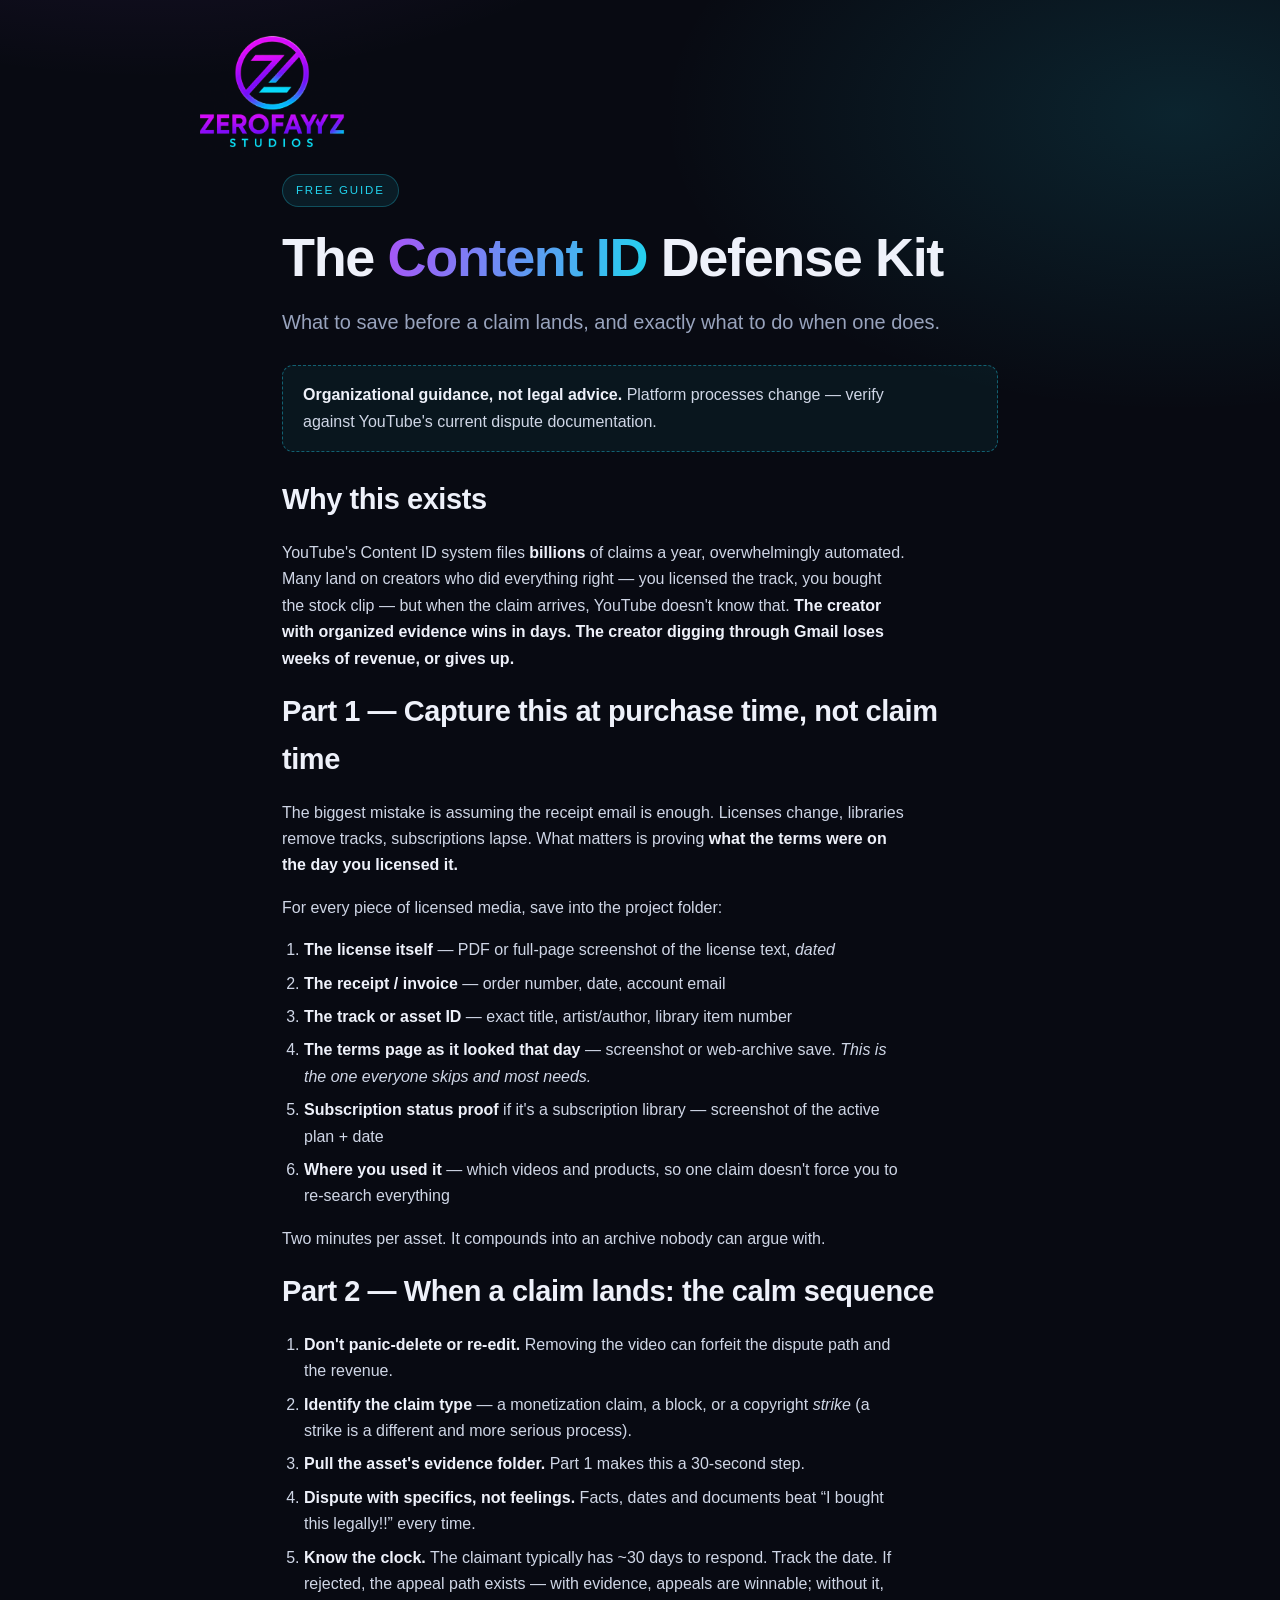
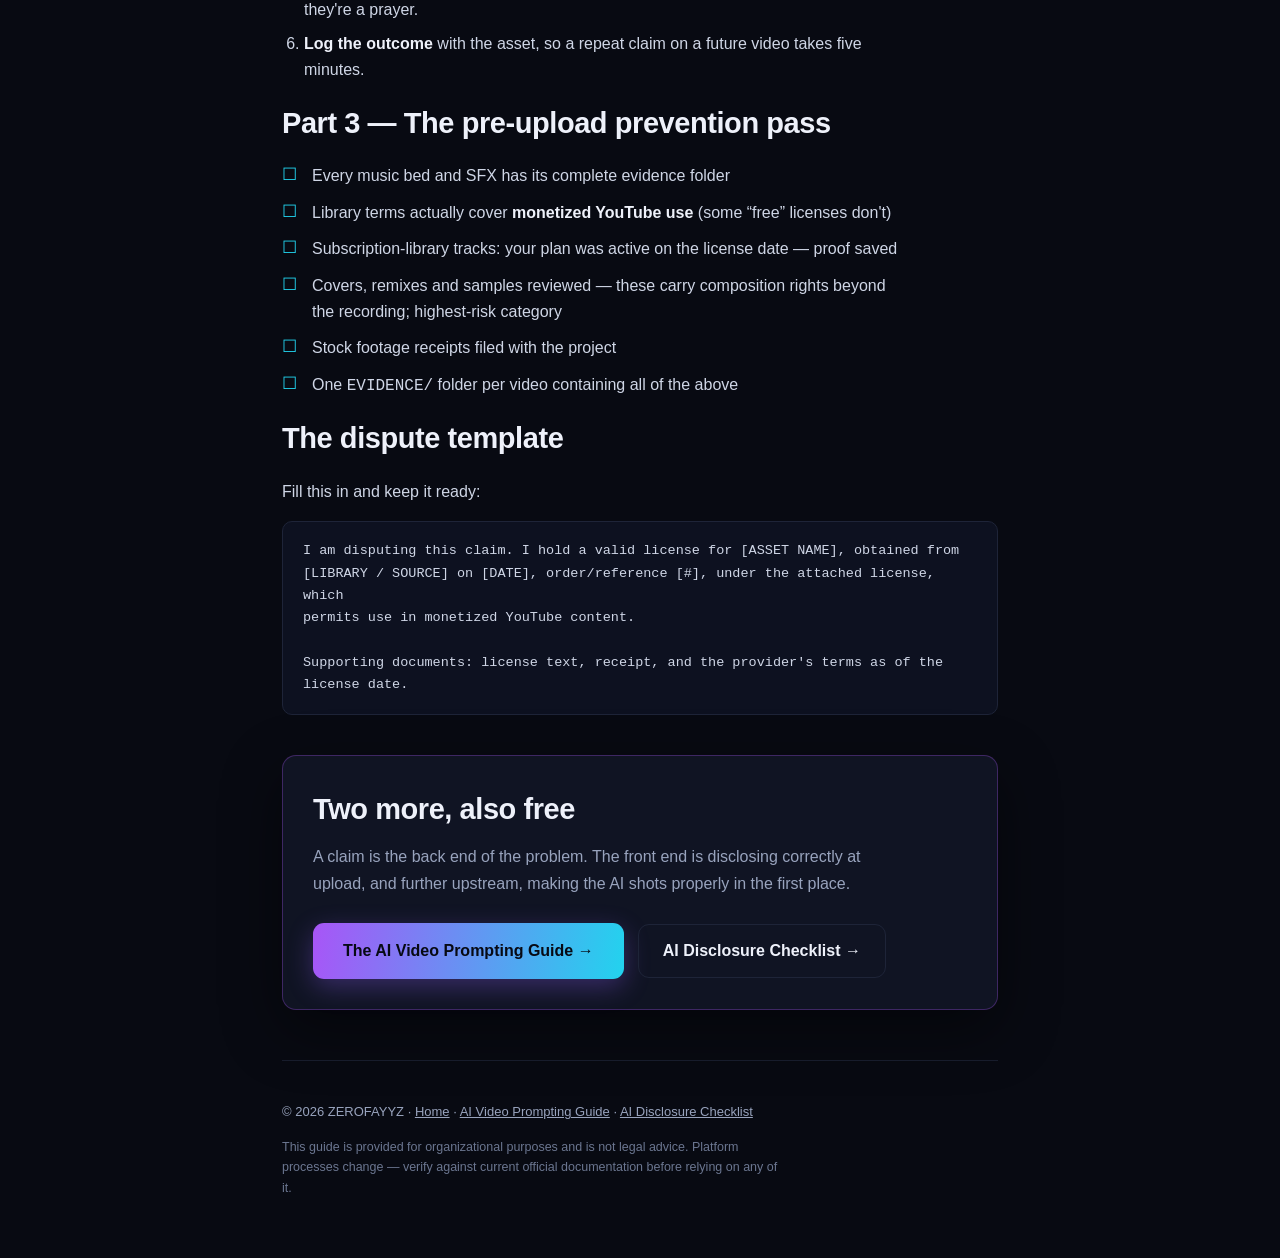
<file: content-id-defense-kit.html>
<!DOCTYPE html>
<html lang="en">
<head>
<meta charset="utf-8">
<meta name="viewport" content="width=device-width, initial-scale=1">
<title>The Content ID Defense Kit — ZEROFAYYZ</title>
<meta name="description" content="The evidence to capture before a Content ID claim lands, the calm sequence for when one does, and a dispute template you can paste. Free guide from ZEROFAYYZ Studios.">
<link rel="canonical" href="https://zerofayyz.com/content-id-defense-kit.html">
<meta property="og:title" content="The Content ID Defense Kit">
<meta property="og:description" content="What to save before a claim, the calm sequence when one lands, and a dispute template. Free guide.">
<meta property="og:image" content="https://zerofayyz.com/social.jpg">
<meta property="og:type" content="article">
<meta name="twitter:card" content="summary_large_image">
<link rel="icon" href="/favicon.ico" sizes="any">
<link rel="icon" type="image/png" sizes="32x32" href="/favicon-32.png">
<link rel="icon" type="image/png" sizes="48x48" href="/favicon-48.png">
<link rel="apple-touch-icon" href="/apple-touch-icon.png">
<link rel="stylesheet" href="style.css">
</head>
<body>

<header><div class="wrap">
  <a class="brand-link" href="index.html"><img class="brand-logo" src="logo.png" alt="ZEROFAYYZ STUDIOS" width="560" height="373"></a>
</div></header>

<div class="wrap read">
  <article>
    <span class="eyebrow">Free guide</span>
    <h1>The <span class="g">Content ID</span> Defense Kit</h1>
    <p class="sub">What to save before a claim lands, and exactly what to do when one does.</p>

    <div class="callout">
      <p><strong>Organizational guidance, not legal advice.</strong> Platform processes change — verify against
      YouTube's current dispute documentation.</p>
    </div>

    <h2>Why this exists</h2>
    <p>YouTube's Content ID system files <strong>billions</strong> of claims a year, overwhelmingly automated.
    Many land on creators who did everything right — you licensed the track, you bought the stock clip — but when
    the claim arrives, YouTube doesn't know that. <strong>The creator with organized evidence wins in days. The
    creator digging through Gmail loses weeks of revenue, or gives up.</strong></p>

    <h2>Part 1 — Capture this at purchase time, not claim time</h2>
    <p>The biggest mistake is assuming the receipt email is enough. Licenses change, libraries remove tracks,
    subscriptions lapse. What matters is proving <strong>what the terms were on the day you licensed it.</strong></p>
    <p>For every piece of licensed media, save into the project folder:</p>
    <ol>
      <li><strong>The license itself</strong> — PDF or full-page screenshot of the license text, <em>dated</em></li>
      <li><strong>The receipt / invoice</strong> — order number, date, account email</li>
      <li><strong>The track or asset ID</strong> — exact title, artist/author, library item number</li>
      <li><strong>The terms page as it looked that day</strong> — screenshot or web-archive save.
          <em>This is the one everyone skips and most needs.</em></li>
      <li><strong>Subscription status proof</strong> if it's a subscription library — screenshot of the active plan + date</li>
      <li><strong>Where you used it</strong> — which videos and products, so one claim doesn't force you to re-search everything</li>
    </ol>
    <p>Two minutes per asset. It compounds into an archive nobody can argue with.</p>

    <h2>Part 2 — When a claim lands: the calm sequence</h2>
    <ol>
      <li><strong>Don't panic-delete or re-edit.</strong> Removing the video can forfeit the dispute path and the revenue.</li>
      <li><strong>Identify the claim type</strong> — a monetization claim, a block, or a copyright <em>strike</em>
          (a strike is a different and more serious process).</li>
      <li><strong>Pull the asset's evidence folder.</strong> Part 1 makes this a 30-second step.</li>
      <li><strong>Dispute with specifics, not feelings.</strong> Facts, dates and documents beat “I bought this legally!!” every time.</li>
      <li><strong>Know the clock.</strong> The claimant typically has ~30 days to respond. Track the date. If rejected,
          the appeal path exists — with evidence, appeals are winnable; without it, they're a prayer.</li>
      <li><strong>Log the outcome</strong> with the asset, so a repeat claim on a future video takes five minutes.</li>
    </ol>

    <h2>Part 3 — The pre-upload prevention pass</h2>
    <ul class="check">
      <li>Every music bed and SFX has its complete evidence folder</li>
      <li>Library terms actually cover <strong>monetized YouTube use</strong> (some “free” licenses don't)</li>
      <li>Subscription-library tracks: your plan was active on the license date — proof saved</li>
      <li>Covers, remixes and samples reviewed — these carry composition rights beyond the recording; highest-risk category</li>
      <li>Stock footage receipts filed with the project</li>
      <li>One <code>EVIDENCE/</code> folder per video containing all of the above</li>
    </ul>

    <h2>The dispute template</h2>
    <p>Fill this in and keep it ready:</p>
    <div class="tmpl">I am disputing this claim. I hold a valid license for [ASSET NAME], obtained from
[LIBRARY / SOURCE] on [DATE], order/reference [#], under the attached license, which
permits use in monetized YouTube content.

Supporting documents: license text, receipt, and the provider's terms as of the
license date.</div>

    <div class="signup" style="margin:40px 0 10px">
      <h2>Two more, also free</h2>
      <p class="lede">A claim is the back end of the problem. The front end is disclosing correctly at
      upload, and further upstream, making the AI shots properly in the first place.</p>
      <div class="cta-row">
        <a class="btn" href="ai-video-prompting-guide.html">The AI Video Prompting Guide →</a>
        <a class="btn-ghost" href="ai-disclosure-checklist.html">AI Disclosure Checklist →</a>
      </div>
    </div>
  </article>

  <footer>
    <div>© 2026 ZEROFAYYZ · <a href="index.html">Home</a> ·
      <a href="ai-video-prompting-guide.html">AI Video Prompting Guide</a> ·
      <a href="ai-disclosure-checklist.html">AI Disclosure Checklist</a></div>
    <div class="legal">This guide is provided for organizational purposes and is not legal advice. Platform
    processes change — verify against current official documentation before relying on any of it.</div>
  </footer>
</div>
<script>
/* Carry any campaign tag across internal links so referrals stay attributable. */
(function(){
  var s=location.search; if(!s) return;
  document.querySelectorAll('a[href*=".html"]').forEach(function(a){
    var h=a.getAttribute("href"); if(/^https?:/i.test(h)||h.indexOf("?")>-1) return;
    var i=h.indexOf("#");
    a.setAttribute("href", i<0 ? h+s : h.slice(0,i)+s+h.slice(i));
  });
})();
</script>
</body>
</html>
</file>
<file: style.css>
/* ZEROFAYYZ — shared design system (purple + cyan on studio dark) */
:root{
  --purple:#a855f7; --purple-dim:#8b5cf6; --cyan:#22d3ee; --cyan-dim:#06b6d4;
  --bg:#080a12; --panel:#101423; --panel-2:#0d1120;
  --line:#1e2438; --line-soft:#171c2c;
  --text:#eef1fa; --muted:#98a3bd;
  --good:#4fe3b0; --warn:#ffc46b; --bad:#ff7b8f;
  --radius:14px; --maxw:980px; --readw:760px;
  --grad:linear-gradient(100deg,var(--purple) 0%,var(--cyan) 100%);
}
*{box-sizing:border-box}
html{scroll-behavior:smooth}
body{
  margin:0; background:var(--bg); color:var(--text);
  font:16px/1.65 -apple-system,BlinkMacSystemFont,"Segoe UI",Inter,Roboto,Helvetica,Arial,sans-serif;
  -webkit-font-smoothing:antialiased;
  background-image:
    radial-gradient(60rem 32rem at 12% -8%, rgba(168,85,247,.16), transparent 60%),
    radial-gradient(52rem 30rem at 92% 4%, rgba(34,211,238,.13), transparent 62%);
  background-repeat:no-repeat;
}
.wrap{max-width:var(--maxw); margin:0 auto; padding:0 22px}
.read{max-width:var(--readw)}
a{color:var(--cyan)}
img{max-width:100%}

/* header / brand */
header{padding:24px 0 0}
.brand-logo{display:block; width:200px; max-width:52vw; height:auto; mix-blend-mode:screen}
.brand-link{display:inline-block; text-decoration:none}

/* type */
h1{font-size:clamp(31px,5.4vw,54px); line-height:1.07; margin:0 0 20px; letter-spacing:-.025em; font-weight:800}
h1 .g,.g{background:var(--grad); -webkit-background-clip:text; background-clip:text; color:transparent}
h2{font-size:clamp(21px,3.1vw,29px); margin:0 0 10px; letter-spacing:-.015em}
h3{font-size:18px; margin:30px 0 8px}
.sub{font-size:clamp(17px,2.2vw,20px); color:var(--muted); max-width:62ch; margin:0 0 26px}
.lede{color:var(--muted); max-width:66ch; margin:0 0 26px}
.eyebrow{display:inline-flex; align-items:center; gap:8px; font-size:11.5px; letter-spacing:.16em;
  text-transform:uppercase; color:var(--cyan); background:rgba(34,211,238,.09);
  border:1px solid rgba(34,211,238,.28); padding:6px 13px; border-radius:999px; margin-bottom:22px}

/* buttons */
.btn{display:inline-block; background:var(--grad); color:#070a14; font-weight:800;
  padding:15px 30px; border-radius:11px; text-decoration:none; border:0; font-size:16px;
  box-shadow:0 8px 26px rgba(139,92,246,.32)}
.btn:hover{filter:brightness(1.09)}
.btn-ghost{display:inline-block; padding:13px 24px; border-radius:11px; text-decoration:none;
  border:1px solid var(--line); color:var(--text); font-weight:600}
.btn-ghost:hover{border-color:var(--purple)}
.btn-note{font-size:13px; color:var(--muted)}
.cta-row{display:flex; flex-wrap:wrap; gap:14px; align-items:center}

/* sections + panels */
section{padding:54px 0; border-top:1px solid var(--line-soft)}
.card{background:var(--panel); border:1px solid var(--line); border-radius:var(--radius); padding:22px;
  position:relative; overflow:hidden}
.card::before{content:""; position:absolute; inset:0 0 auto 0; height:2px; background:var(--grad); opacity:.75}
.card h3{margin:0 0 8px; font-size:17px}
.card p{margin:0; color:var(--muted); font-size:14.5px}
.grid{display:grid; grid-template-columns:repeat(auto-fit,minmax(250px,1fr)); gap:18px; margin-top:26px}

/* article / guide pages */
article{padding:8px 0 20px}
article p{color:#cfd6e6; max-width:70ch}
article ul,article ol{color:#cfd6e6; max-width:70ch; padding-left:22px}
article li{margin:7px 0}
article strong{color:var(--text)}
.q{background:var(--panel); border:1px solid var(--line); border-left:3px solid var(--purple);
  border-radius:10px; padding:16px 20px; margin:18px 0}
.q b{display:block; margin-bottom:6px}
.q p{margin:0; color:var(--muted)}
.callout{background:rgba(34,211,238,.06); border:1px dashed rgba(34,211,238,.4);
  border-radius:11px; padding:16px 20px; margin:24px 0}
.callout p{margin:0; color:#cfd6e6}
table{width:100%; border-collapse:collapse; margin:18px 0; font-size:14px; display:block; overflow-x:auto}
th,td{border:1px solid var(--line); padding:9px 12px; text-align:left; vertical-align:top}
th{background:var(--panel-2); color:var(--muted); font-weight:600; white-space:nowrap}
.check{list-style:none; padding:0; margin:16px 0}
.check li{padding-left:30px; position:relative; margin:10px 0; color:#cfd6e6}
.check li::before{content:"☐"; position:absolute; left:0; color:var(--cyan); font-size:17px; line-height:1.4}
.tmpl{background:var(--panel-2); border:1px solid var(--line); border-radius:10px; padding:18px 20px;
  font-family:ui-monospace,SFMono-Regular,Menlo,monospace; font-size:13.5px; color:#cfd6e6; white-space:pre-wrap; margin:16px 0}

/* honesty / status block */
.honest{background:var(--panel); border:1px solid rgba(255,196,107,.32); border-radius:var(--radius); padding:24px 26px; margin:0 0 26px}
.honest h3{margin:0 0 10px; font-size:17px; color:var(--warn)}
.honest p{margin:0 0 10px; color:#cfd6e6; max-width:68ch}
.honest p:last-child{margin-bottom:0}

/* signup */
.signup{background:var(--panel); border:1px solid rgba(168,85,247,.3); border-radius:var(--radius);
  padding:30px; box-shadow:0 20px 60px rgba(0,0,0,.45)}
.pricebox{display:flex; gap:14px; flex-wrap:wrap; align-items:center; padding:14px 18px; margin-bottom:22px;
  border:1px dashed rgba(34,211,238,.4); border-radius:11px; background:rgba(34,211,238,.05)}
.pricebox b{background:var(--grad); -webkit-background-clip:text; background-clip:text; color:transparent; font-size:20px}
.pricebox s{color:var(--muted)}
.pricebox span{font-size:13.5px; color:var(--muted)}
.gift{display:grid; gap:10px; margin:18px 0 22px}
.gift div{padding-left:26px; position:relative; color:var(--muted); font-size:15px}
.gift div::before{content:"✓"; position:absolute; left:0; color:var(--cyan); font-weight:700}
iframe{width:100%; border:0; min-height:340px}

/* footer */
footer{padding:40px 0 60px; color:var(--muted); font-size:13px; border-top:1px solid var(--line-soft); margin-top:20px}
.legal{margin-top:14px; font-size:12.5px; color:#6b7690; max-width:72ch}
footer a{color:var(--muted)}

/* ---- landing-page specific ---- */
.hero{padding:60px 0 46px}
.offer{display:flex; align-items:center; gap:16px; flex-wrap:wrap;
  background:linear-gradient(100deg, rgba(168,85,247,.14), rgba(34,211,238,.10));
  border:1px solid rgba(168,85,247,.35); border-radius:var(--radius); padding:18px 22px; margin:0 0 28px}
.offer .price{font-size:15px; color:var(--text); font-weight:600}
.offer .price s{color:var(--muted); font-weight:400; margin-right:8px}
.offer .price b{font-size:22px; background:var(--grad); -webkit-background-clip:text; background-clip:text; color:transparent}
.offer .tag{font-size:13px; color:var(--muted)}
.quote{border-left:3px solid transparent; border-image:var(--grad) 1; padding:14px 0 14px 20px; margin:26px 0;
  font-size:18px; max-width:62ch}
.quote span{color:var(--muted); display:block; font-size:14px; margin-top:8px}
.audit{background:var(--panel); border:1px solid var(--line); border-radius:var(--radius); overflow:hidden;
  box-shadow:0 20px 50px rgba(0,0,0,.4)}
.audit-head{display:flex; justify-content:space-between; align-items:center; gap:12px;
  padding:14px 18px; border-bottom:1px solid var(--line); font-size:13px; color:var(--muted);
  flex-wrap:wrap; background:var(--panel-2)}
.pill{font-size:11px; letter-spacing:.1em; text-transform:uppercase; padding:4px 10px; border-radius:999px;
  font-weight:700; background:rgba(255,123,143,.12); color:var(--bad); border:1px solid rgba(255,123,143,.32)}
.row{display:flex; gap:12px; padding:12px 18px; border-bottom:1px solid var(--line-soft); font-size:14px; align-items:flex-start}
.row:last-child{border-bottom:0}
.ico{flex:0 0 20px; text-align:center; line-height:1.5; font-weight:700}
.row-main{flex:1; min-width:0}
.row-file{font-family:ui-monospace,SFMono-Regular,Menlo,monospace; font-size:13px; word-break:break-all}
.row-note{color:var(--muted); font-size:13px; margin-top:2px}
.ok{color:var(--good)} .warn{color:var(--warn)} .stop{color:var(--bad)}
.audit-foot{padding:14px 18px; border-top:1px solid var(--line); font-size:13px; color:var(--muted); background:var(--panel-2)}
ul.who{list-style:none; padding:0; margin:22px 0 0; display:grid; gap:12px}
ul.who li{padding-left:26px; position:relative; color:var(--muted); max-width:70ch}
ul.who li::before{content:"→"; position:absolute; left:0; color:var(--purple)}
ul.who b{color:var(--text)}
#waitlist{border-bottom:0}

/* masthead: copy left, artwork right. Single column below 1000px so the headline keeps
   the full measure on a phone -- the art is decorative and drops out entirely there. */
/* The hero gets its own, wider measure. The reading sections stay at --maxw (980px) because
   long prose at 1300px is hard to read -- but a masthead capped at 980 on a 1478px screen just
   looks like the page ran out, which is exactly what it looked like. */
.masthead-wrap{max-width:1320px; margin:0 auto; padding:0 22px}
.masthead{display:grid; grid-template-columns:1fr; gap:34px; align-items:center}
.masthead-art{display:none; margin:0}
@media (min-width:1000px){
  .masthead{grid-template-columns:minmax(0,1.05fr) minmax(0,1fr); gap:48px}
  .masthead-art{display:block; position:relative}
  .masthead-art img{width:100%; height:auto; display:block; border-radius:16px;
    border:1px solid rgba(150,110,255,.22);
    box-shadow:0 24px 70px rgba(0,0,0,.55), 0 0 0 1px rgba(0,0,0,.4) inset}
  /* fade the artwork into the page so it reads as part of the hero, not a pasted screenshot */
  .masthead-art::after{content:""; position:absolute; inset:0; border-radius:16px; pointer-events:none;
    background:linear-gradient(90deg, var(--bg) 0%, rgba(0,0,0,0) 26%),
               linear-gradient(0deg, rgba(0,0,0,.35) 0%, rgba(0,0,0,0) 40%)}
}
</file>
